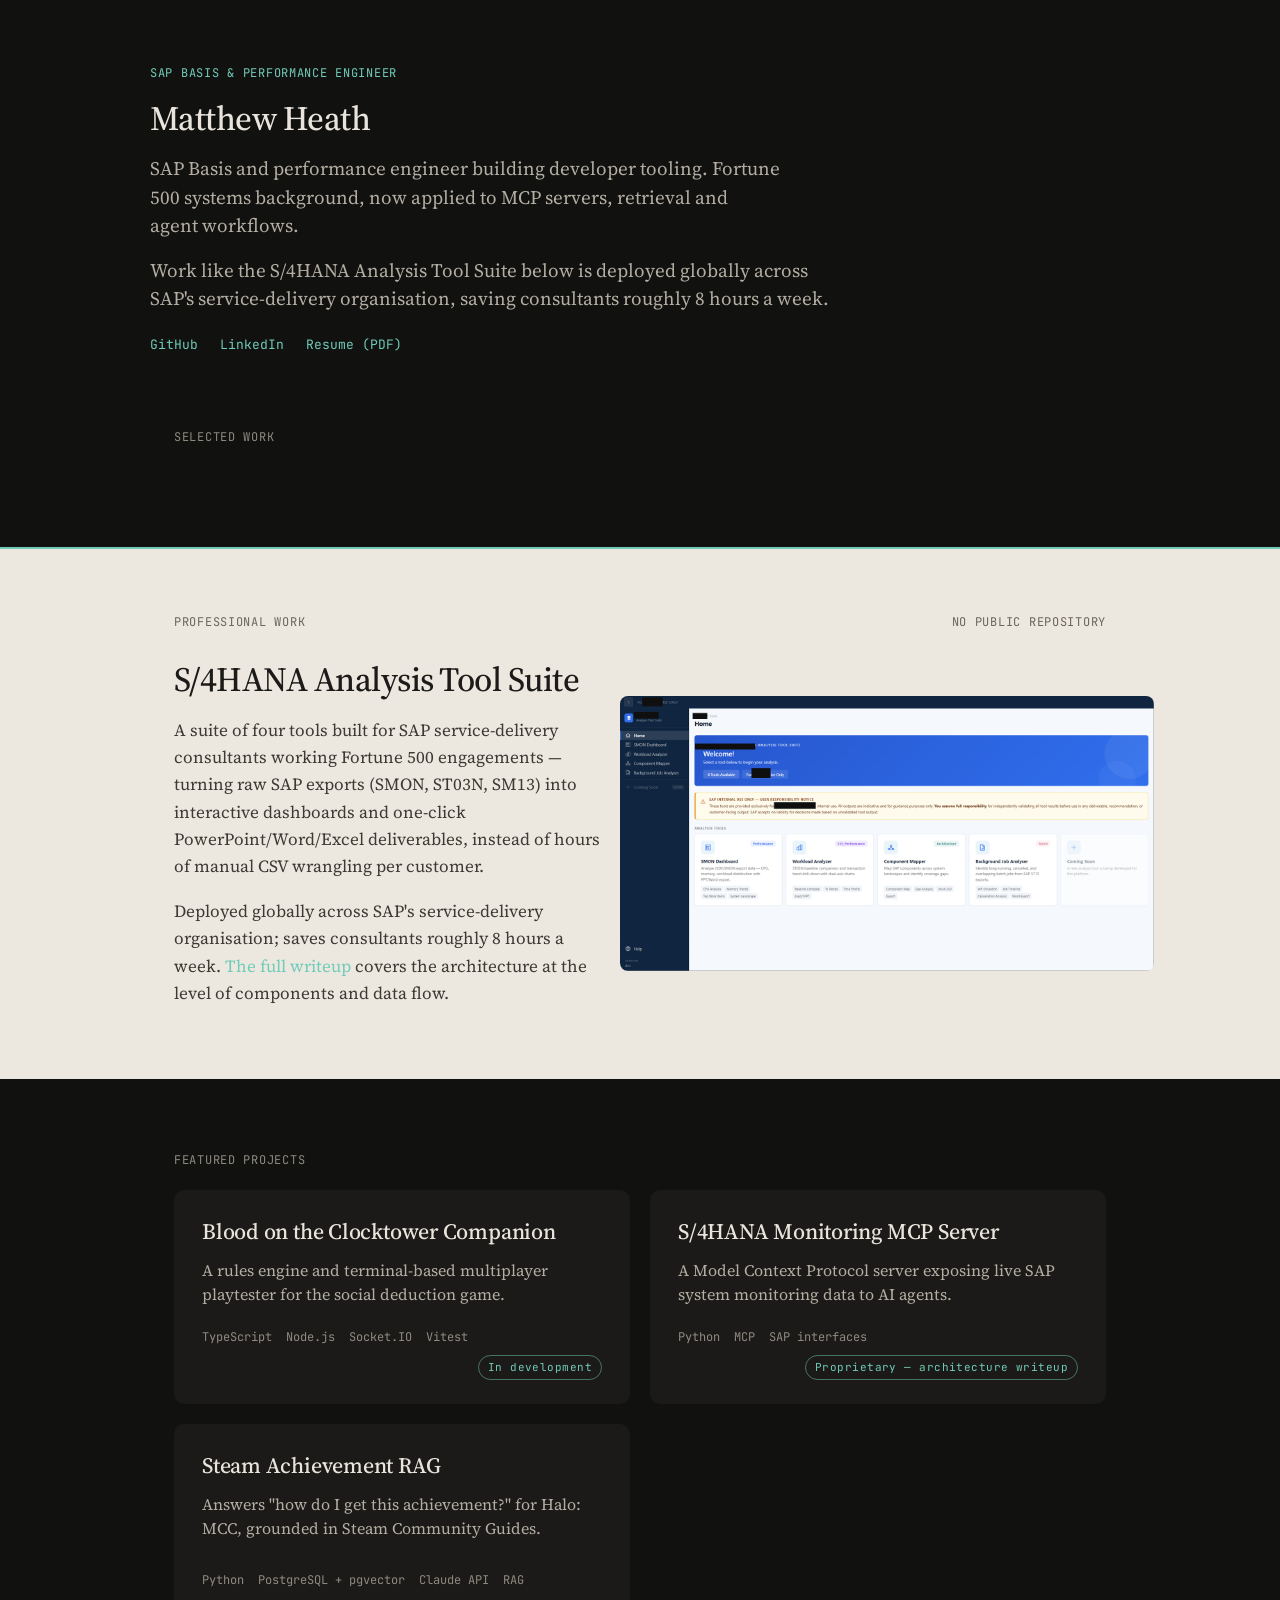
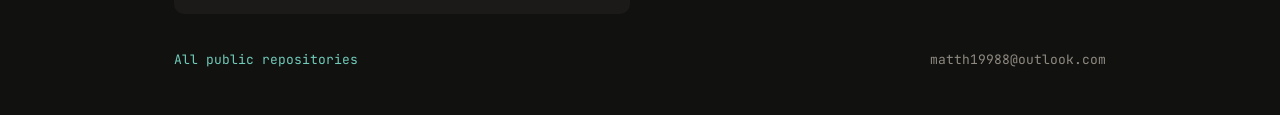
<file: index.html>
<!DOCTYPE html>
<html lang="en">
<head>
<meta charset="utf-8">
<meta name="viewport" content="width=device-width, initial-scale=1">
<title>Matthew Heath</title>
<meta name="description" content="SAP Basis and performance engineer building developer tooling.">
<link rel="preconnect" href="https://fonts.googleapis.com">
<link href="https://fonts.googleapis.com/css2?family=Source+Serif+4:opsz,wght@8..60,400;8..60,500;8..60,600&family=JetBrains+Mono:wght@400;500&display=swap" rel="stylesheet">
<link rel="stylesheet" href="assets/css/style.css">
</head>
<body>
<div class="page">

  <header class="site-header container-wide">
    <div class="intro">
      <div class="detail-status">SAP Basis &amp; Performance Engineer</div>
      <h1>Matthew Heath</h1>
      <p>SAP Basis and performance engineer building developer tooling. Fortune 500 systems background, now applied to MCP servers, retrieval and agent workflows.</p>
      <p>Work like the S/4HANA Analysis Tool Suite below is deployed globally across SAP's service-delivery organisation, saving consultants roughly 8 hours a week.</p>
      <nav>
        <a href="https://github.com/Heathins98">GitHub</a>
        <a href="https://linkedin.com/">LinkedIn</a>
        <a href="resume.pdf">Resume (PDF)</a>
      </nav>
    </div>
  </header>

  <div class="container-wide">
    <div class="mono-label section-label">Selected work</div>
  </div>
  <section class="band">
    <div class="band-inner">
      <div class="band-eyebrow"><span>Professional work</span><span>No public repository</span></div>
      <div class="band-grid">
        <div class="band-copy">
          <h2><a href="experience.html">S/4HANA Analysis Tool Suite</a></h2>
          <p>A suite of four tools built for SAP service-delivery consultants working Fortune 500 engagements — turning raw SAP exports (SMON, ST03N, SM13) into interactive dashboards and one-click PowerPoint/Word/Excel deliverables, instead of hours of manual CSV wrangling per customer.</p>
          <p>Deployed globally across SAP's service-delivery organisation; saves consultants roughly 8 hours a week. <a href="experience.html">The full writeup</a> covers the architecture at the level of components and data flow.</p>
        </div>
        <div class="band-media"><img src="assets/img/analysis-suite-home.png" alt="Analysis Tool Suite dashboard home screen, showing the SMON Dashboard, Workload Analyzer, Component Mapper and Background Job Analyser tool cards"></div>
      </div>
    </div>
  </section>

  <section class="container-wide">
    <div class="mono-label section-label">Featured projects</div>
    <div class="card-grid">
      <!-- FEATURED-PROJECTS:START -->
      <a href="projects/clocktower.html" class="card">
        <div class="card-title">Blood on the Clocktower Companion</div>
        <div class="card-desc">A rules engine and terminal-based multiplayer playtester for the social deduction game.</div>
        <div class="card-tags">
          <span>TypeScript</span><span>Node.js</span><span>Socket.IO</span><span>Vitest</span>
          <span class="tag-pill">In development</span>
        </div>
      </a>
      <a href="projects/mcp-server.html" class="card">
        <div class="card-title">S/4HANA Monitoring MCP Server</div>
        <div class="card-desc">A Model Context Protocol server exposing live SAP system monitoring data to AI agents.</div>
        <div class="card-tags">
          <span>Python</span><span>MCP</span><span>SAP interfaces</span>
          <span class="tag-pill">Proprietary — architecture writeup</span>
        </div>
      </a>
      <a href="projects/steam-rag.html" class="card">
        <div class="card-title">Steam Achievement RAG</div>
        <div class="card-desc">Answers "how do I get this achievement?" for Halo: MCC, grounded in Steam Community Guides.</div>
        <div class="card-tags">
          <span>Python</span><span>PostgreSQL + pgvector</span><span>Claude API</span><span>RAG</span>
        </div>
      </a>
      <!-- FEATURED-PROJECTS:END -->
    </div>
  </section>

  <footer class="site-footer">
    <a href="repos.html" class="accent">All public repositories</a>
    <a href="mailto:matth19988@outlook.com">matth19988@outlook.com</a>
  </footer>

</div>
</body>
</html>
</file>
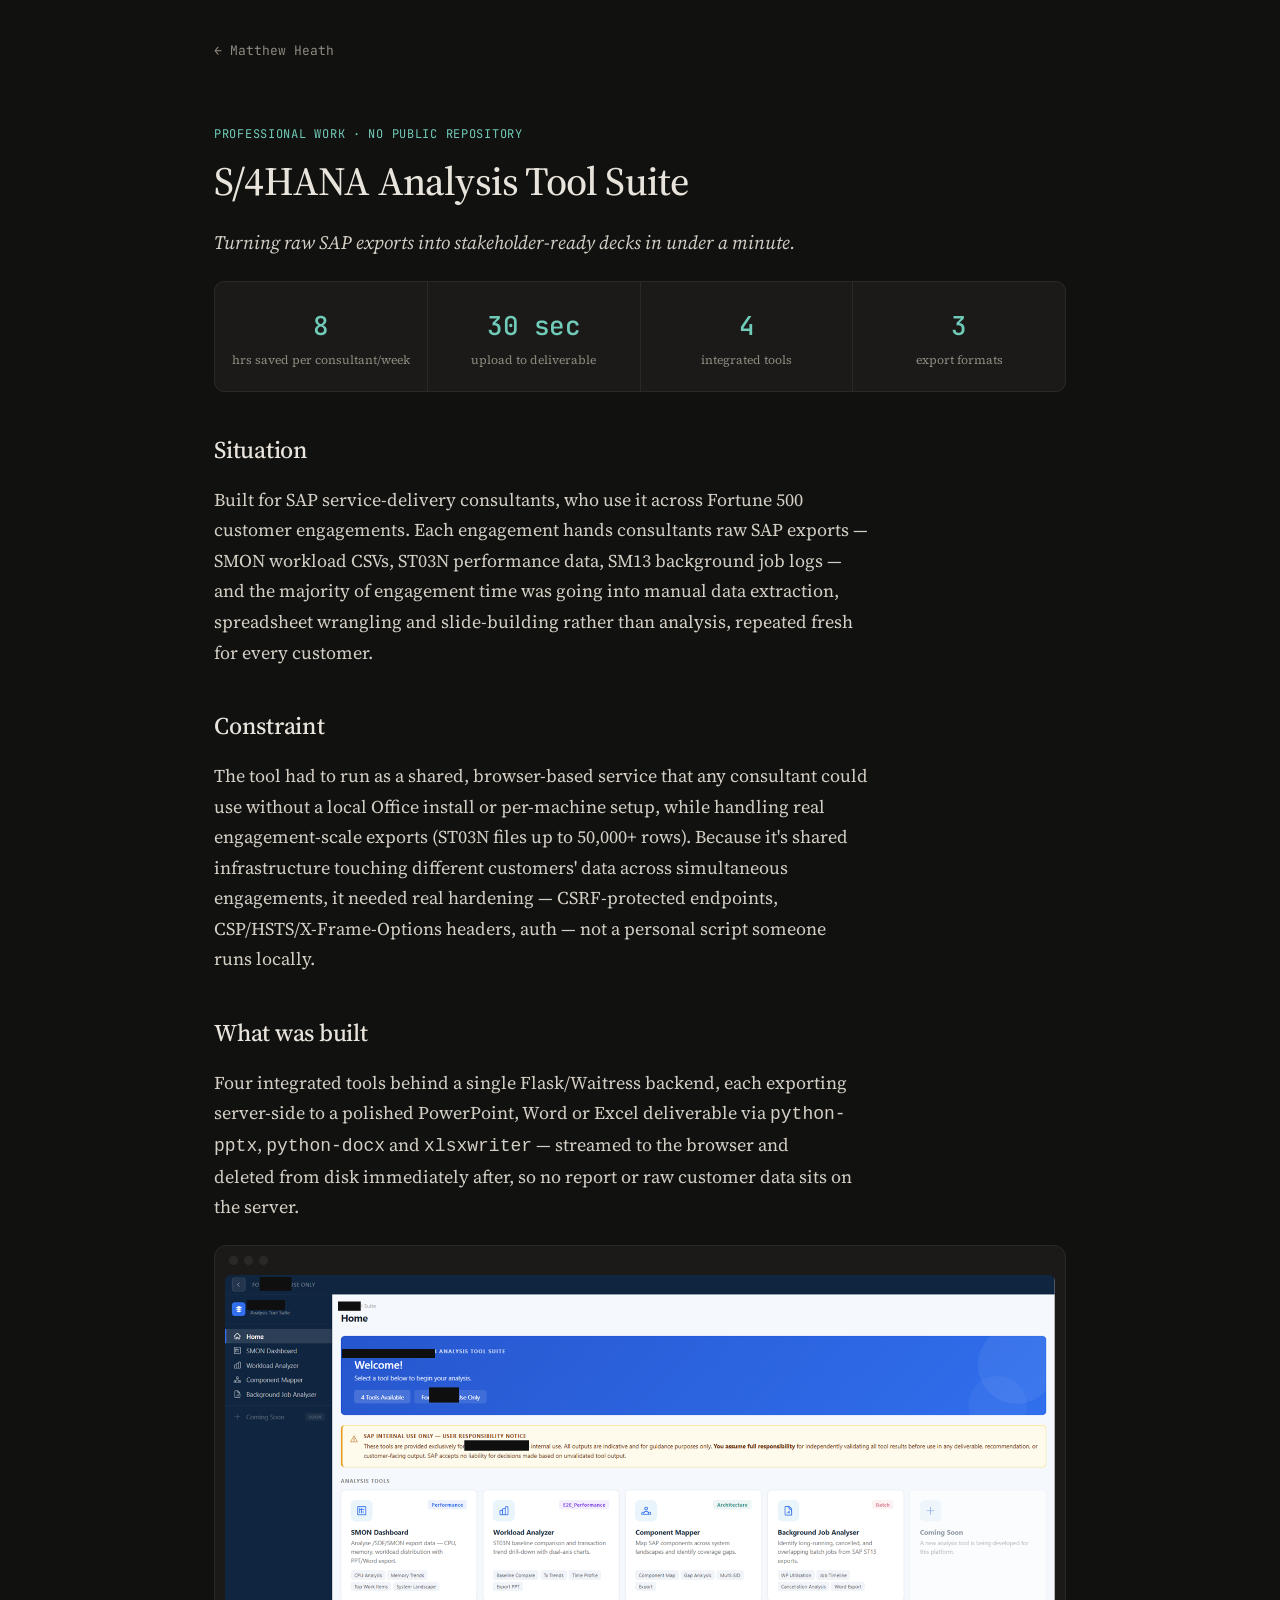
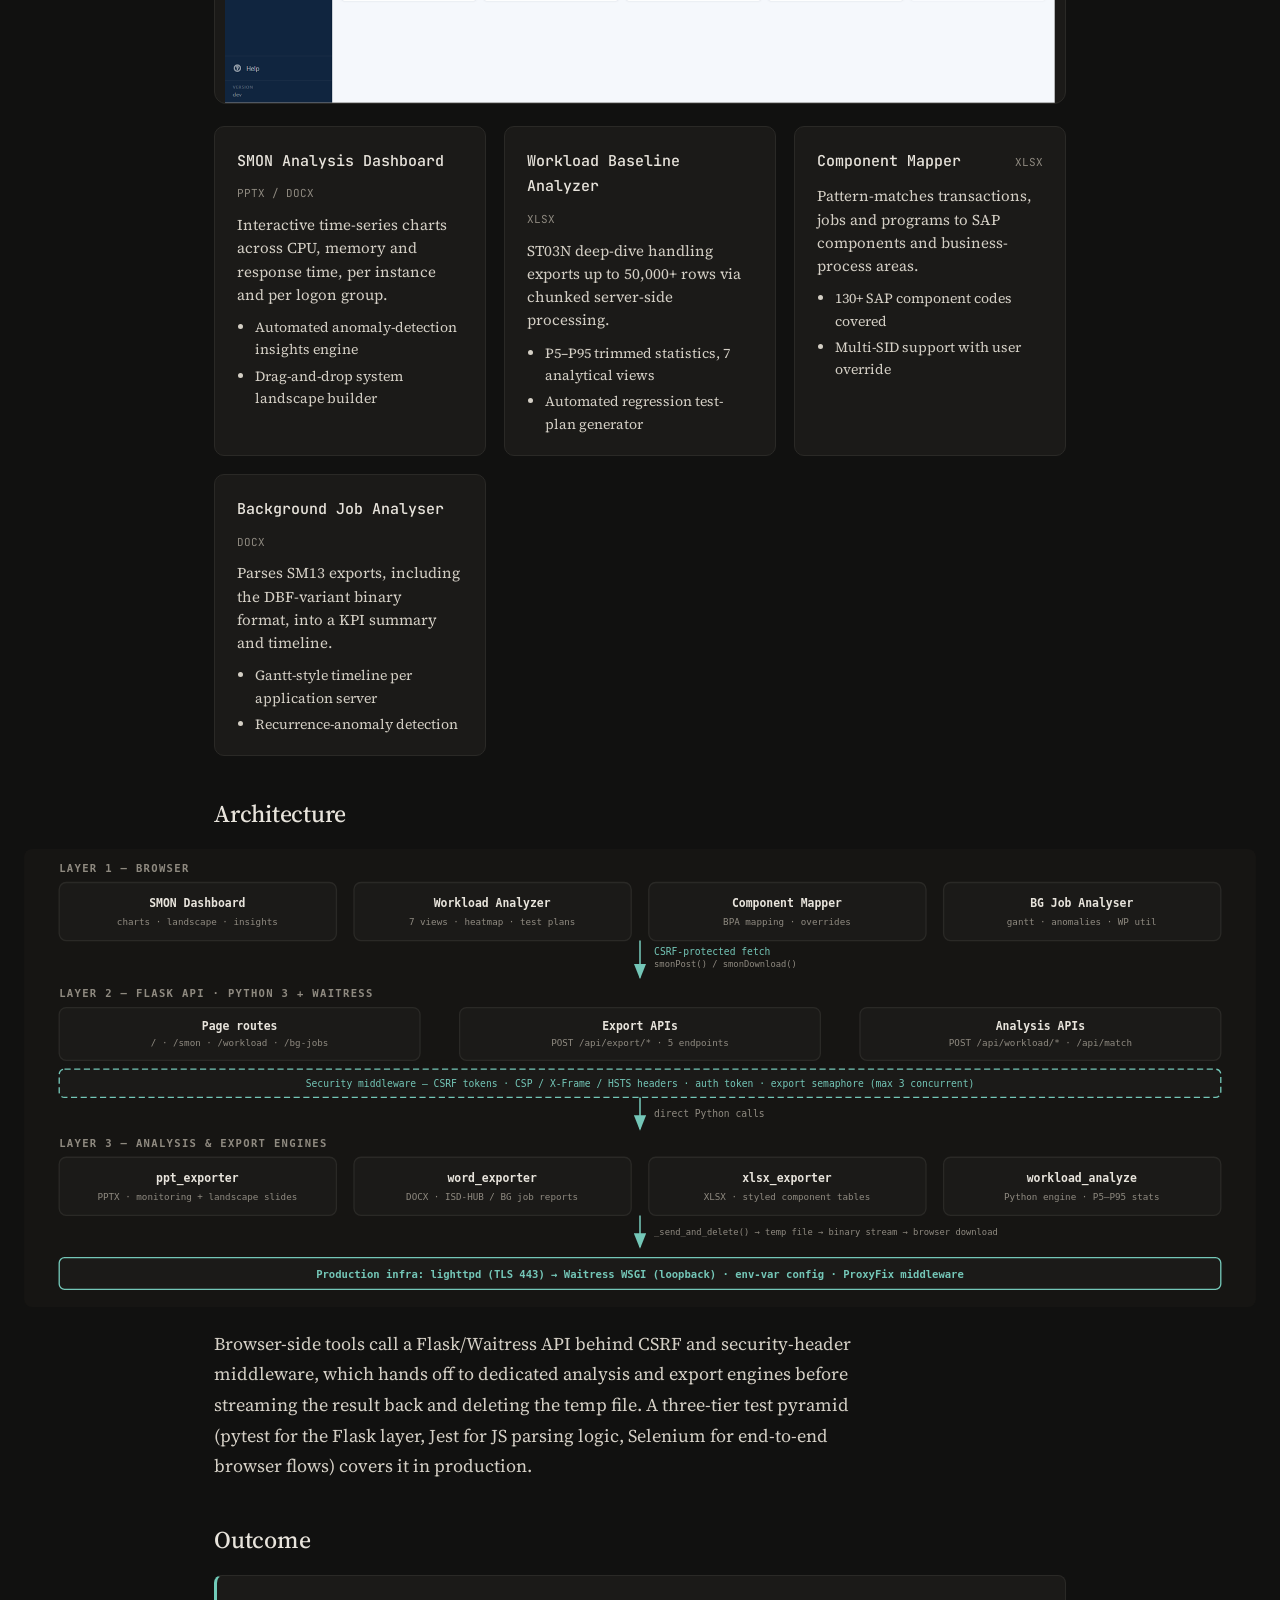
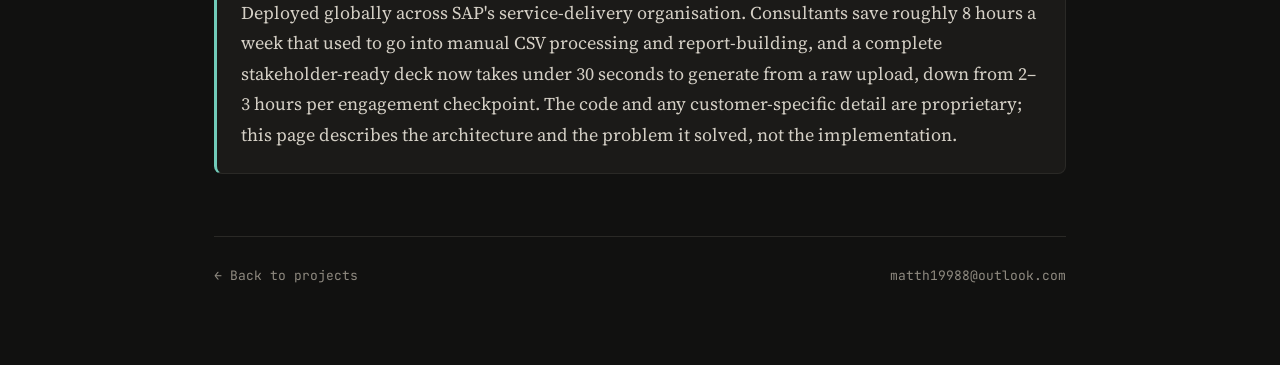
<file: experience.html>
<!DOCTYPE html>
<html lang="en">
<head>
<meta charset="utf-8">
<meta name="viewport" content="width=device-width, initial-scale=1">
<title>S/4HANA Analysis Tool Suite — Matthew Heath</title>
<link rel="preconnect" href="https://fonts.googleapis.com">
<link href="https://fonts.googleapis.com/css2?family=Source+Serif+4:opsz,wght@8..60,400;8..60,500;8..60,600&family=JetBrains+Mono:wght@400;500&display=swap" rel="stylesheet">
<link rel="stylesheet" href="assets/css/style.css">
</head>
<body>
<article class="detail">
  <nav class="detail-nav">
    <a href="index.html">← Matthew Heath</a>
  </nav>

  <div class="detail-status">Professional work · no public repository</div>
  <h1>S/4HANA Analysis Tool Suite</h1>
  <p class="detail-tagline">Turning raw SAP exports into stakeholder-ready decks in under a minute.</p>

  <div class="stat-bar">
    <div class="stat-tile"><span class="stat-value" data-target="8">0</span><span class="stat-label">hrs saved per consultant/week</span></div>
    <div class="stat-tile"><span class="stat-value">30 sec</span><span class="stat-label">upload to deliverable</span></div>
    <div class="stat-tile"><span class="stat-value" data-target="4">0</span><span class="stat-label">integrated tools</span></div>
    <div class="stat-tile"><span class="stat-value" data-target="3">0</span><span class="stat-label">export formats</span></div>
  </div>

  <h2 id="situation">Situation</h2>
  <div class="prose">
    <p>Built for SAP service-delivery consultants, who use it across Fortune 500 customer engagements. Each engagement hands consultants raw SAP exports — SMON workload CSVs, ST03N performance data, SM13 background job logs — and the majority of engagement time was going into manual data extraction, spreadsheet wrangling and slide-building rather than analysis, repeated fresh for every customer.</p>
  </div>

  <h2 id="constraint">Constraint</h2>
  <div class="prose">
    <p>The tool had to run as a shared, browser-based service that any consultant could use without a local Office install or per-machine setup, while handling real engagement-scale exports (ST03N files up to 50,000+ rows). Because it's shared infrastructure touching different customers' data across simultaneous engagements, it needed real hardening — CSRF-protected endpoints, CSP/HSTS/X-Frame-Options headers, auth — not a personal script someone runs locally.</p>
  </div>

  <h2 id="built">What was built</h2>
  <div class="prose">
    <p>Four integrated tools behind a single Flask/Waitress backend, each exporting server-side to a polished PowerPoint, Word or Excel deliverable via <code>python-pptx</code>, <code>python-docx</code> and <code>xlsxwriter</code> — streamed to the browser and deleted from disk immediately after, so no report or raw customer data sits on the server.</p>
  </div>
  <div class="screenshot-frame">
    <div class="screenshot-frame-bar"><span></span><span></span><span></span></div>
    <img src="assets/img/analysis-suite-home.png" alt="Analysis Tool Suite dashboard home screen, showing the SMON Dashboard, Workload Analyzer, Component Mapper and Background Job Analyser tool cards">
  </div>
  <div class="tool-cards">
    <div class="tool-card">
      <div class="tool-card-head"><span class="tool-card-name">SMON Analysis Dashboard</span><span class="tool-card-tag">PPTX / DOCX</span></div>
      <p>Interactive time-series charts across CPU, memory and response time, per instance and per logon group.</p>
      <ul><li>Automated anomaly-detection insights engine</li><li>Drag-and-drop system landscape builder</li></ul>
    </div>
    <div class="tool-card">
      <div class="tool-card-head"><span class="tool-card-name">Workload Baseline Analyzer</span><span class="tool-card-tag">XLSX</span></div>
      <p>ST03N deep-dive handling exports up to 50,000+ rows via chunked server-side processing.</p>
      <ul><li>P5–P95 trimmed statistics, 7 analytical views</li><li>Automated regression test-plan generator</li></ul>
    </div>
    <div class="tool-card">
      <div class="tool-card-head"><span class="tool-card-name">Component Mapper</span><span class="tool-card-tag">XLSX</span></div>
      <p>Pattern-matches transactions, jobs and programs to SAP components and business-process areas.</p>
      <ul><li>130+ SAP component codes covered</li><li>Multi-SID support with user override</li></ul>
    </div>
    <div class="tool-card">
      <div class="tool-card-head"><span class="tool-card-name">Background Job Analyser</span><span class="tool-card-tag">DOCX</span></div>
      <p>Parses SM13 exports, including the DBF-variant binary format, into a KPI summary and timeline.</p>
      <ul><li>Gantt-style timeline per application server</li><li>Recurrence-anomaly detection</li></ul>
    </div>
  </div>

  <h2 id="architecture">Architecture</h2>
  <div class="diagram-wrap">
    <img src="assets/diagrams/analysis-suite.svg" alt="Browser tools calling a Flask API layer with security middleware, backed by analysis and export engines, deployed behind lighttpd and Waitress">
  </div>
  <div class="prose">
    <p>Browser-side tools call a Flask/Waitress API behind CSRF and security-header middleware, which hands off to dedicated analysis and export engines before streaming the result back and deleting the temp file. A three-tier test pyramid (pytest for the Flask layer, Jest for JS parsing logic, Selenium for end-to-end browser flows) covers it in production.</p>
  </div>

  <h2 id="outcome">Outcome</h2>
  <div class="outcome-box">
    <p>Deployed globally across SAP's service-delivery organisation. Consultants save roughly 8 hours a week that used to go into manual CSV processing and report-building, and a complete stakeholder-ready deck now takes under 30 seconds to generate from a raw upload, down from 2–3 hours per engagement checkpoint. The code and any customer-specific detail are proprietary; this page describes the architecture and the problem it solved, not the implementation.</p>
  </div>

  <footer class="detail-footer">
    <a href="index.html">← Back to projects</a>
    <a href="mailto:matth19988@outlook.com">matth19988@outlook.com</a>
  </footer>
</article>
<script>
  document.querySelectorAll('.stat-value[data-target]').forEach(el => {
    const target = parseInt(el.dataset.target, 10);
    const duration = 900;
    const start = performance.now();
    function tick(now) {
      const progress = Math.min((now - start) / duration, 1);
      el.textContent = Math.round((1 - Math.pow(1 - progress, 3)) * target);
      if (progress < 1) requestAnimationFrame(tick);
    }
    requestAnimationFrame(tick);
  });
</script>
</body>
</html>
</file>
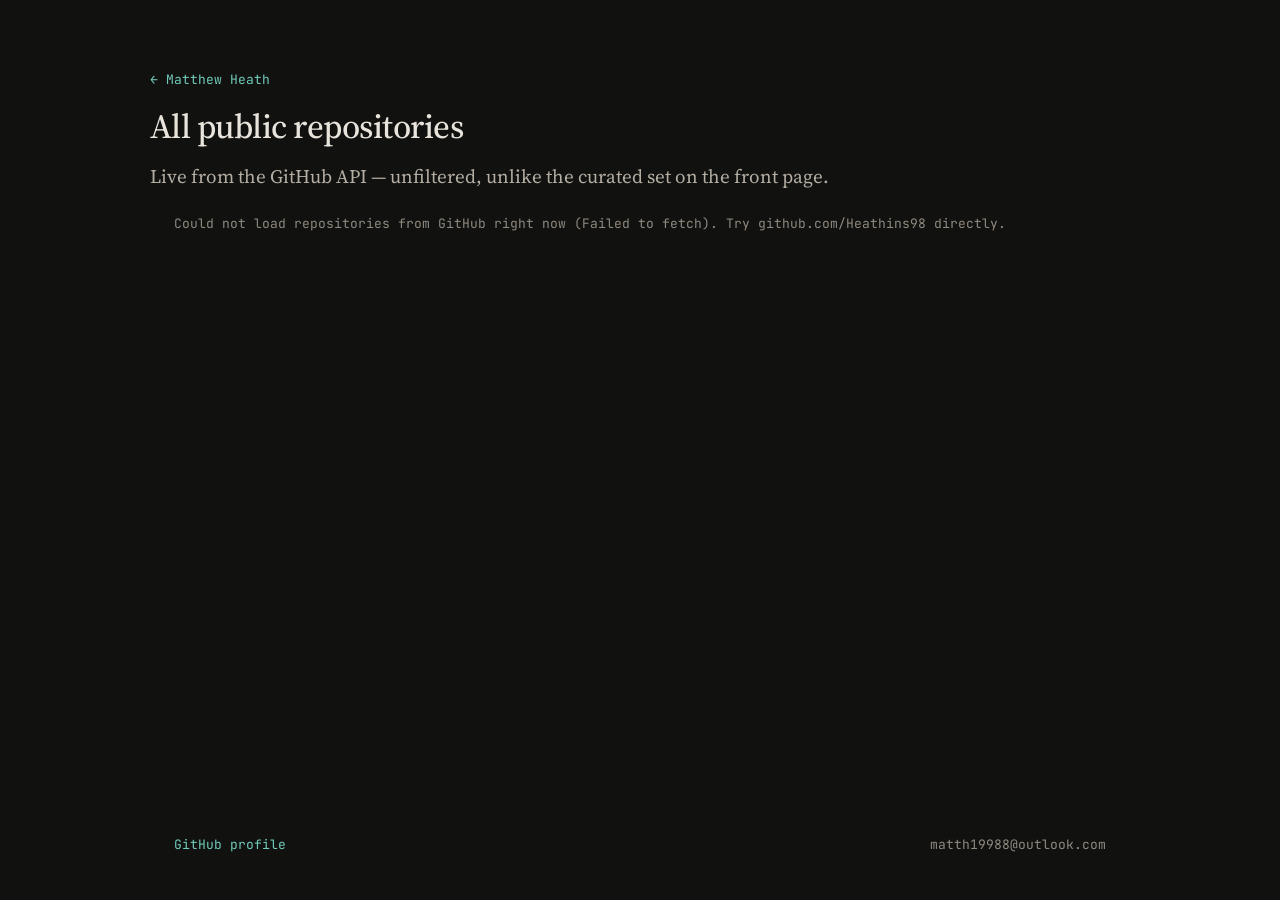
<file: repos.html>
<!DOCTYPE html>
<html lang="en">
<head>
<meta charset="utf-8">
<meta name="viewport" content="width=device-width, initial-scale=1">
<title>All repositories — Matthew Heath</title>
<link rel="preconnect" href="https://fonts.googleapis.com">
<link href="https://fonts.googleapis.com/css2?family=Source+Serif+4:opsz,wght@8..60,400;8..60,500;8..60,600&family=JetBrains+Mono:wght@400;500&display=swap" rel="stylesheet">
<link rel="stylesheet" href="assets/css/style.css">
</head>
<body>
<div class="page">

  <header class="site-header container-wide">
    <div class="intro">
      <nav><a href="index.html">← Matthew Heath</a></nav>
      <h1>All public repositories</h1>
      <p>Live from the GitHub API — unfiltered, unlike the curated set on the front page.</p>
    </div>
  </header>

  <section class="container-wide">
    <div id="repo-status" class="repo-status">Loading repositories…</div>
    <div id="repo-list" class="repo-list"></div>
  </section>

  <footer class="site-footer">
    <a href="https://github.com/Heathins98" class="accent">GitHub profile</a>
    <a href="mailto:matth19988@outlook.com">matth19988@outlook.com</a>
  </footer>

</div>
<script src="assets/js/repos.js"></script>
</body>
</html>
</file>
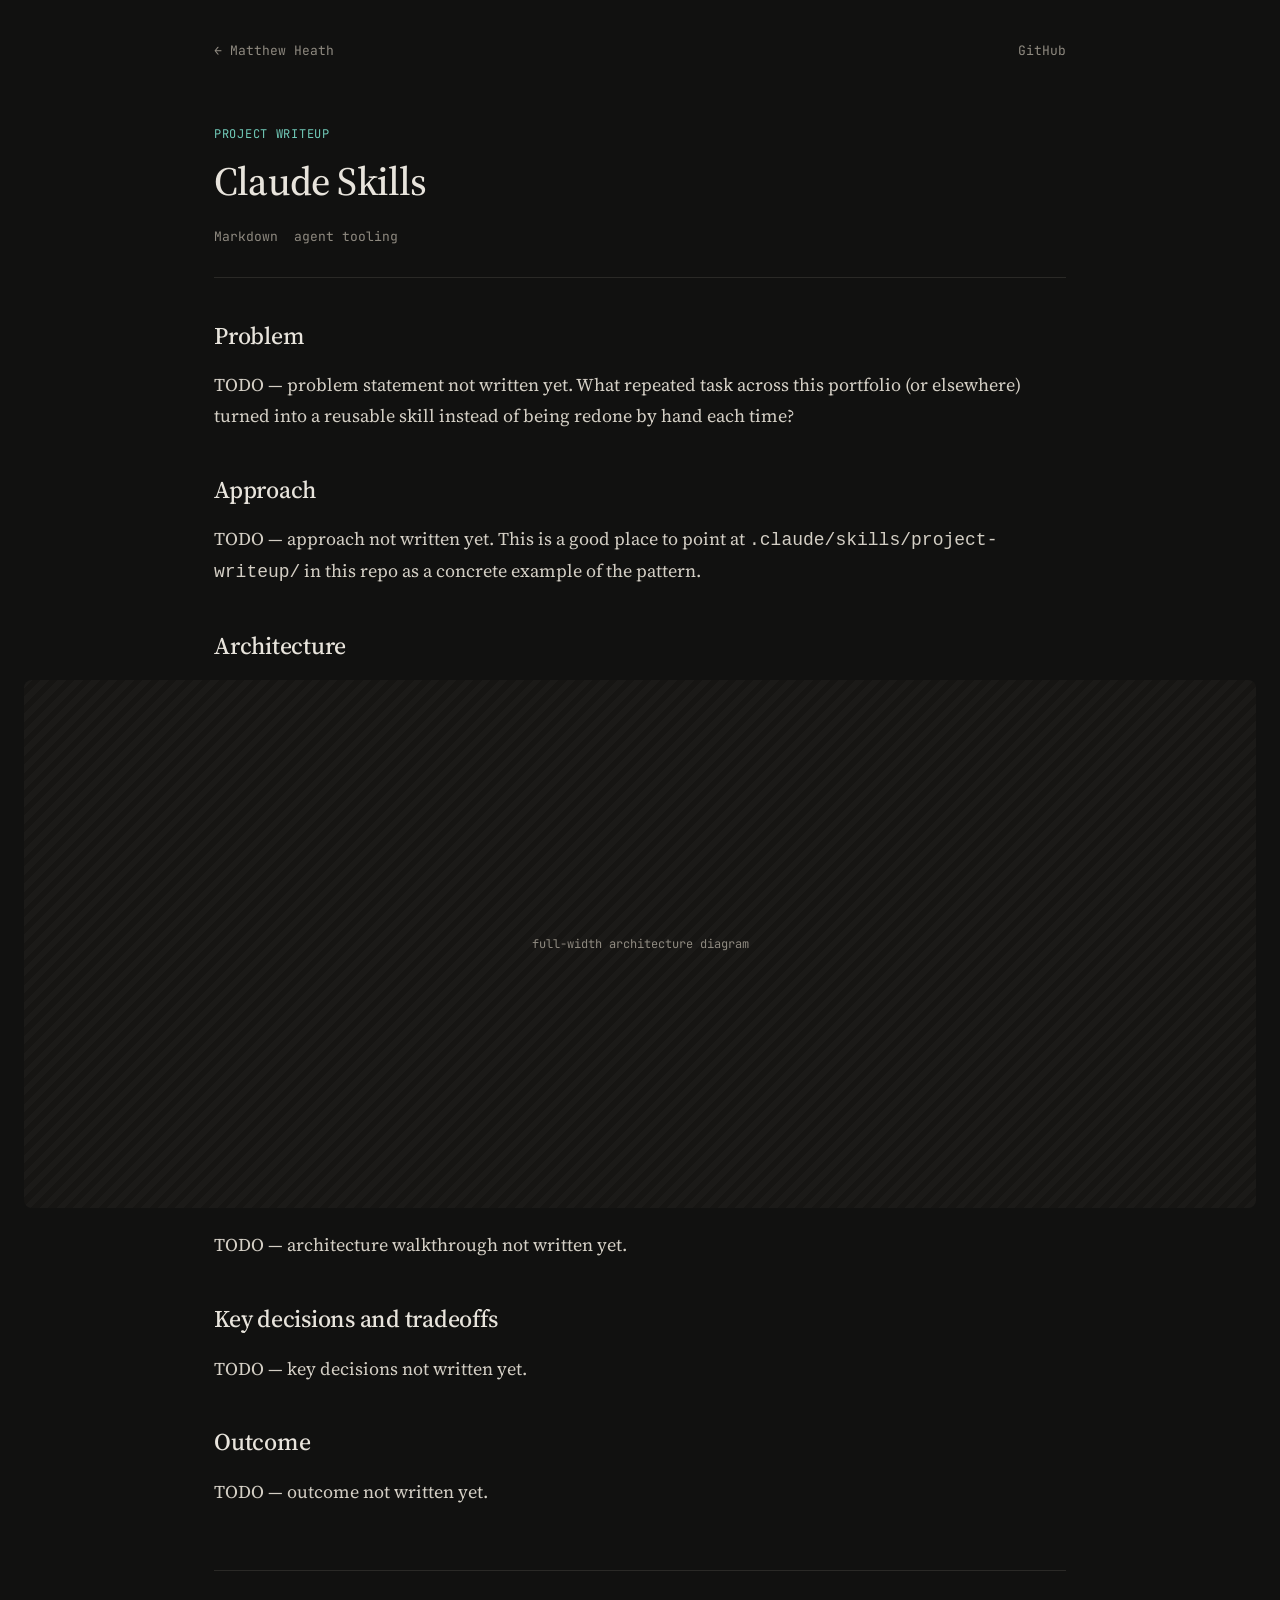
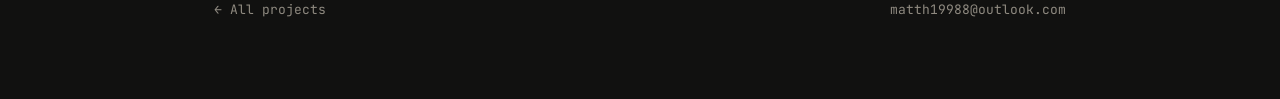
<file: projects/claude-skills.html>
<!DOCTYPE html>
<html lang="en">
<head>
<meta charset="utf-8">
<meta name="viewport" content="width=device-width, initial-scale=1">
<title>Claude Skills — Matthew Heath</title>
<link rel="preconnect" href="https://fonts.googleapis.com">
<link href="https://fonts.googleapis.com/css2?family=Source+Serif+4:opsz,wght@8..60,400;8..60,500;8..60,600&family=JetBrains+Mono:wght@400;500&display=swap" rel="stylesheet">
<link rel="stylesheet" href="../assets/css/style.css">
</head>
<body>
<article class="detail">
  <nav class="detail-nav">
    <a href="../index.html">← Matthew Heath</a>
    <!-- TODO: confirm repo name/URL -->
    <a href="https://github.com/Heathins98/claude-skills">GitHub</a>
  </nav>

  <div class="detail-status">Project writeup</div>
  <h1>Claude Skills</h1>
  <div class="detail-tags"><span>Markdown</span><span>agent tooling</span></div>

  <h2 id="problem">Problem</h2>
  <p data-writeup-slot="problem">TODO — problem statement not written yet. What repeated task across this portfolio (or elsewhere) turned into a reusable skill instead of being redone by hand each time?</p>

  <h2 id="approach">Approach</h2>
  <p data-writeup-slot="approach">TODO — approach not written yet. This is a good place to point at <code>.claude/skills/project-writeup/</code> in this repo as a concrete example of the pattern.</p>

  <h2 id="architecture">Architecture</h2>
  <!-- Replace this div with <img src="../assets/diagrams/claude-skills.svg" alt="…" style="width:100%;border-radius:8px"> keeping the wrapper -->
  <div class="diagram-slot dark wide">full-width architecture diagram</div>
  <p data-writeup-slot="architecture">TODO — architecture walkthrough not written yet.</p>

  <h2 id="decisions">Key decisions and tradeoffs</h2>
  <div class="decision-list">
    <p data-writeup-slot="decisions">TODO — key decisions not written yet.</p>
  </div>

  <h2 id="outcome">Outcome</h2>
  <p data-writeup-slot="outcome">TODO — outcome not written yet.</p>

  <footer class="detail-footer">
    <a href="index.html">← All projects</a>
    <a href="mailto:matth19988@outlook.com">matth19988@outlook.com</a>
  </footer>
</article>
</body>
</html>
</file>
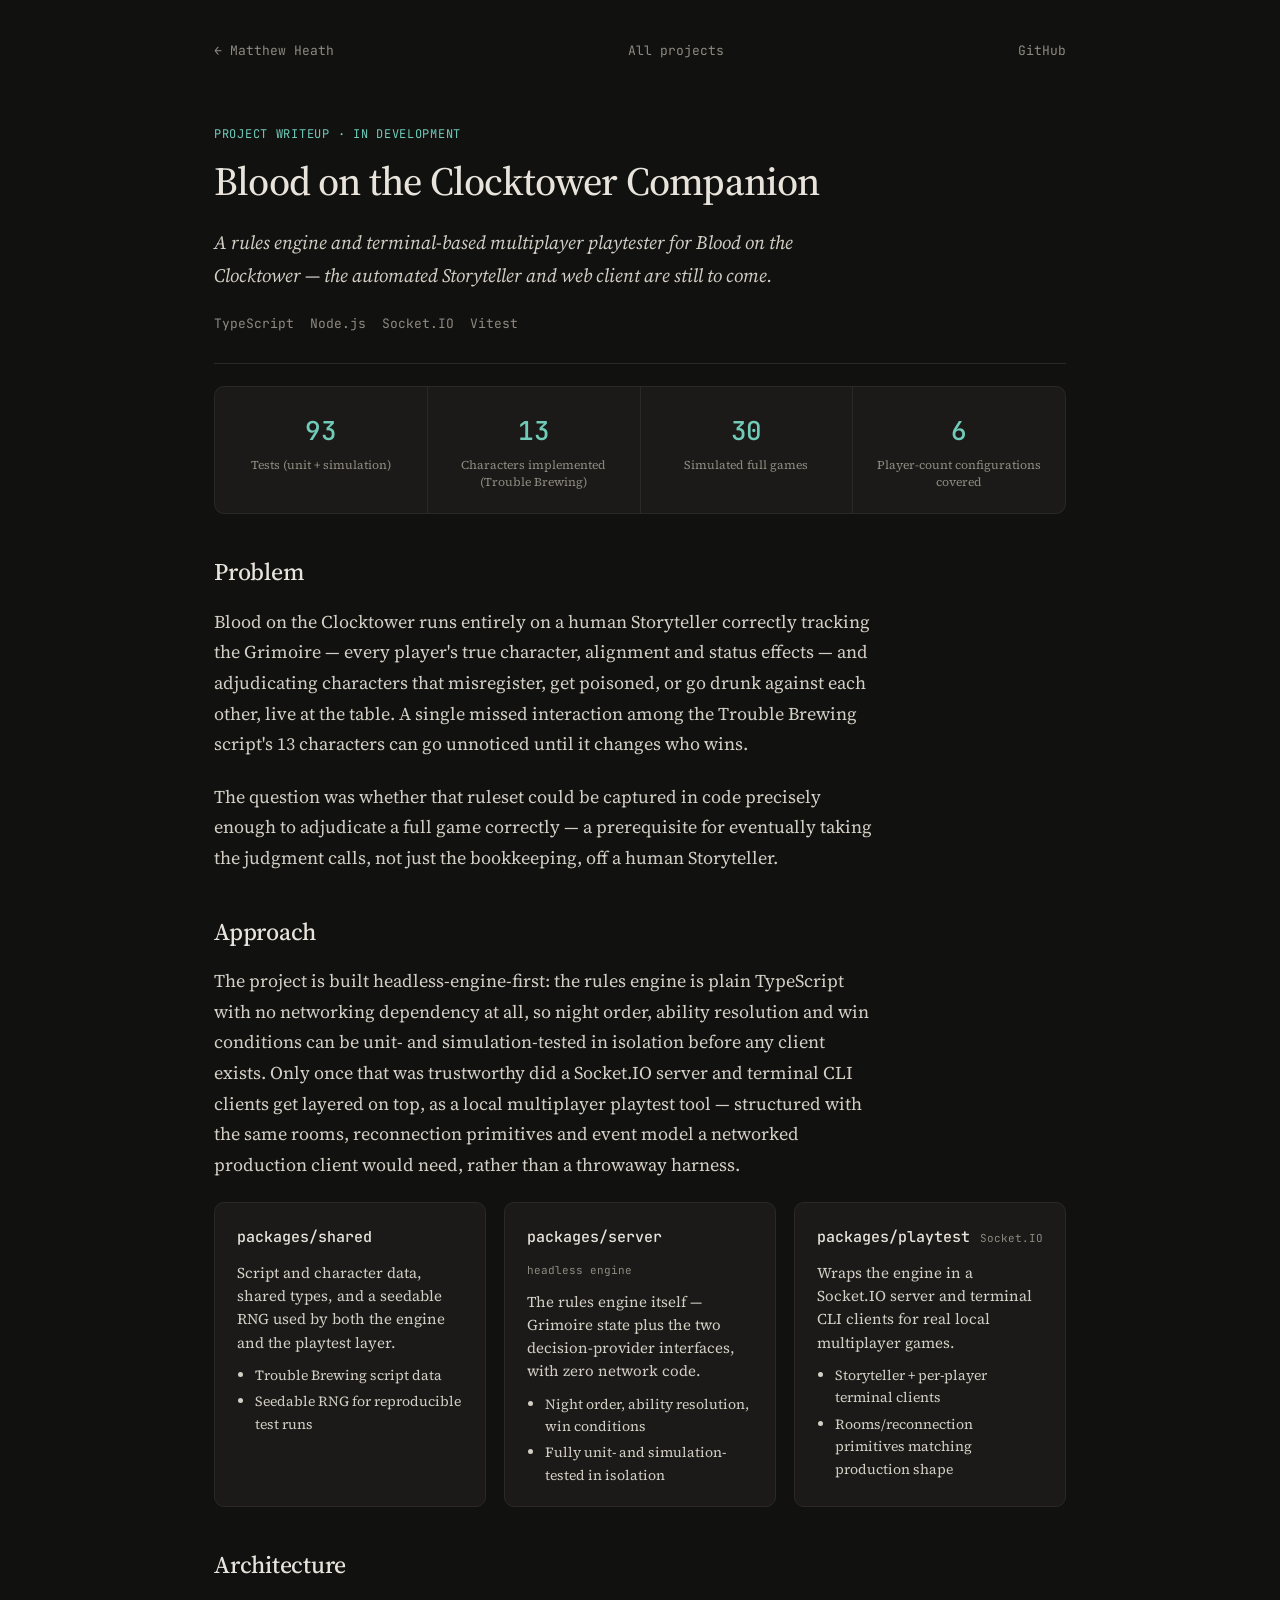
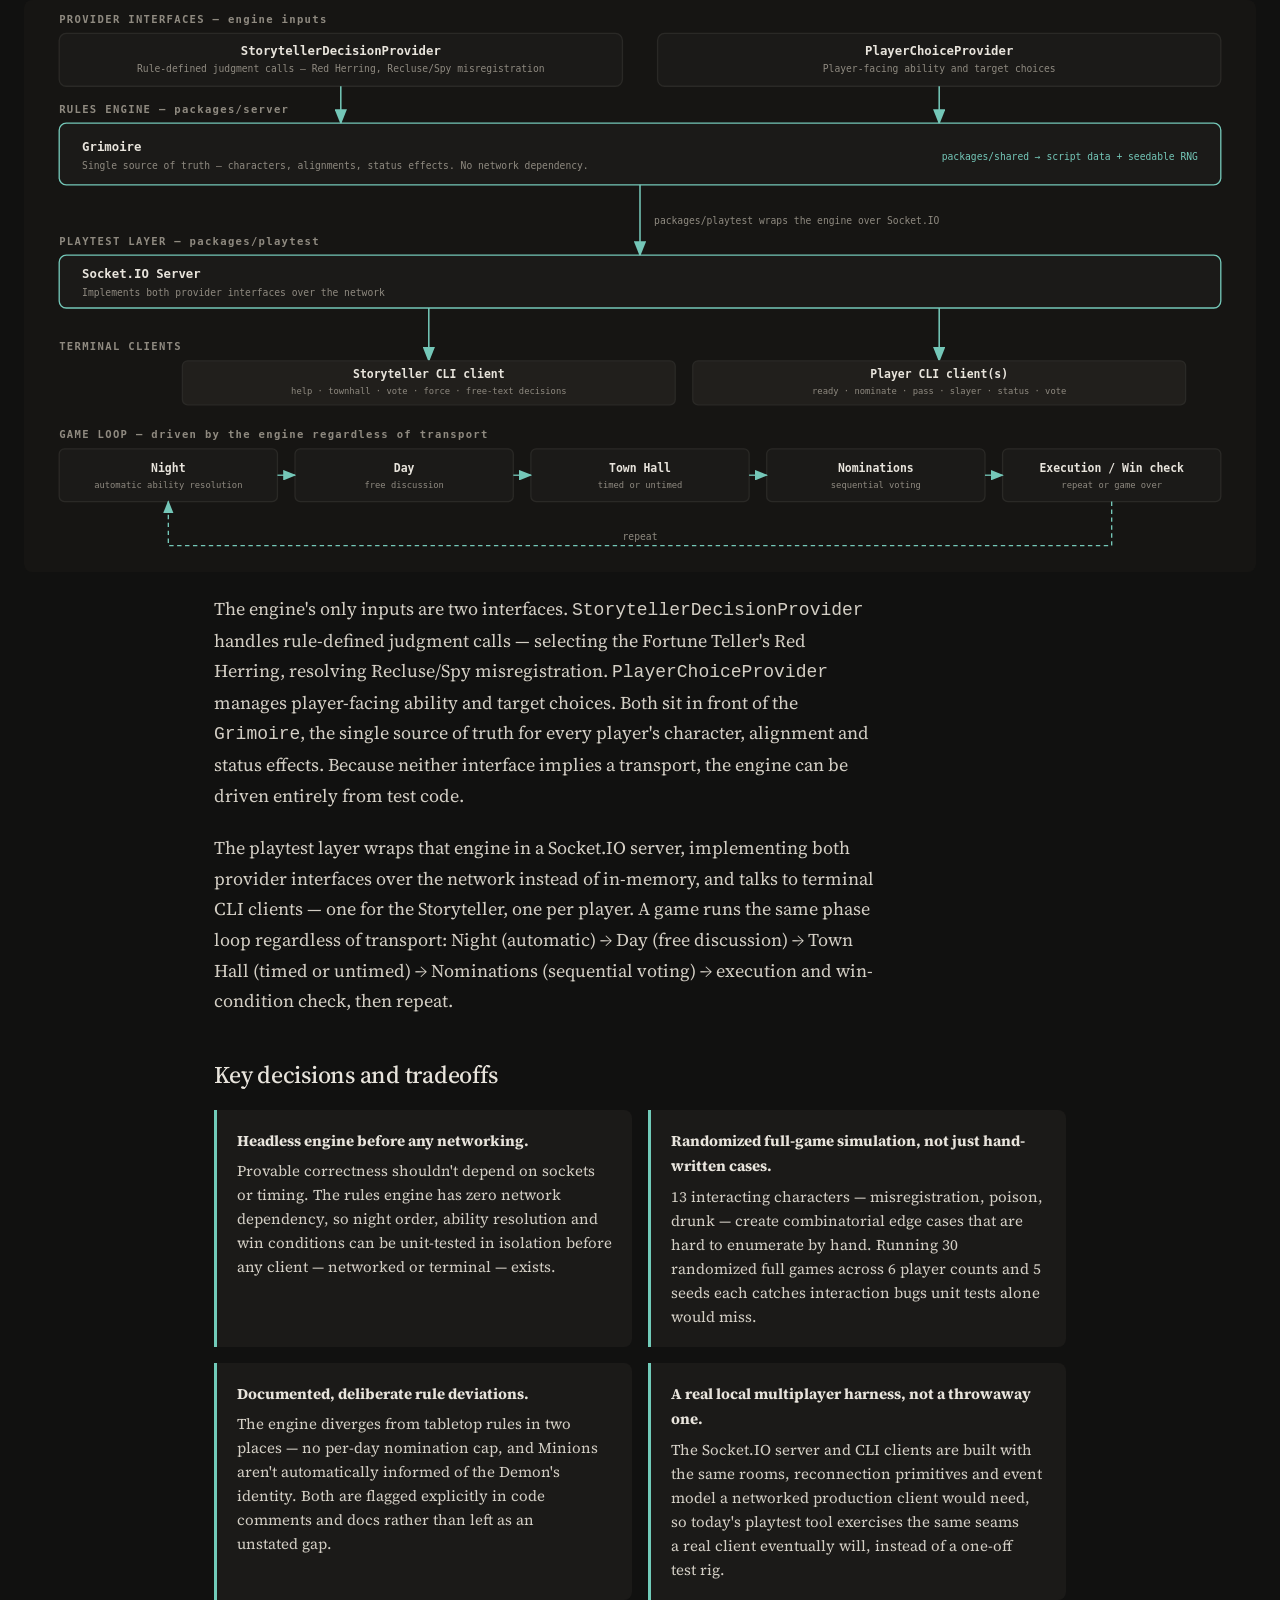
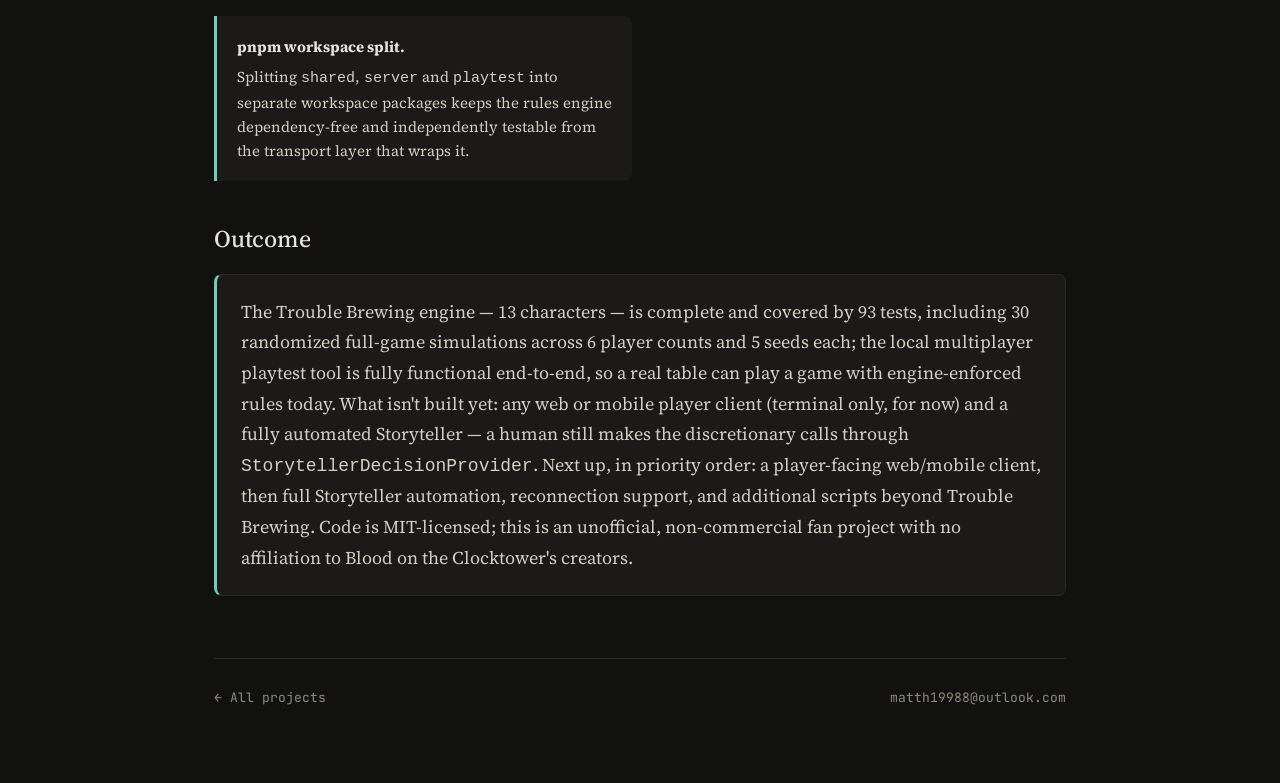
<file: projects/clocktower.html>
<!DOCTYPE html>
<html lang="en">
<head>
<meta charset="utf-8">
<meta name="viewport" content="width=device-width, initial-scale=1">
<title>Blood on the Clocktower Companion — Matthew Heath</title>
<link rel="preconnect" href="https://fonts.googleapis.com">
<link href="https://fonts.googleapis.com/css2?family=Source+Serif+4:opsz,wght@8..60,400;8..60,500;8..60,600&family=JetBrains+Mono:wght@400;500&display=swap" rel="stylesheet">
<link rel="stylesheet" href="../assets/css/style.css">
</head>
<body>
<article class="detail">
  <nav class="detail-nav">
    <a href="../index.html">← Matthew Heath</a>
    <a href="index.html">All projects</a>
    <a href="https://github.com/Heathins98/BOC_Game">GitHub</a>
  </nav>

  <div class="detail-status">Project writeup · in development</div>
  <h1>Blood on the Clocktower Companion</h1>
  <p class="detail-tagline">A rules engine and terminal-based multiplayer playtester for Blood on the Clocktower — the automated Storyteller and web client are still to come.</p>
  <div class="detail-tags"><span>TypeScript</span><span>Node.js</span><span>Socket.IO</span><span>Vitest</span></div>

  <div class="stat-bar">
    <div class="stat-tile"><span class="stat-value" data-target="93">0</span><span class="stat-label">Tests (unit + simulation)</span></div>
    <div class="stat-tile"><span class="stat-value" data-target="13">0</span><span class="stat-label">Characters implemented (Trouble Brewing)</span></div>
    <div class="stat-tile"><span class="stat-value" data-target="30">0</span><span class="stat-label">Simulated full games</span></div>
    <div class="stat-tile"><span class="stat-value" data-target="6">0</span><span class="stat-label">Player-count configurations covered</span></div>
  </div>

  <h2 id="problem">Problem</h2>
  <div class="prose">
    <p>Blood on the Clocktower runs entirely on a human Storyteller correctly tracking the Grimoire — every player's true character, alignment and status effects — and adjudicating characters that misregister, get poisoned, or go drunk against each other, live at the table. A single missed interaction among the Trouble Brewing script's 13 characters can go unnoticed until it changes who wins.</p>
    <p>The question was whether that ruleset could be captured in code precisely enough to adjudicate a full game correctly — a prerequisite for eventually taking the judgment calls, not just the bookkeeping, off a human Storyteller.</p>
  </div>

  <h2 id="approach">Approach</h2>
  <div class="prose">
    <p>The project is built headless-engine-first: the rules engine is plain TypeScript with no networking dependency at all, so night order, ability resolution and win conditions can be unit- and simulation-tested in isolation before any client exists. Only once that was trustworthy did a Socket.IO server and terminal CLI clients get layered on top, as a local multiplayer playtest tool — structured with the same rooms, reconnection primitives and event model a networked production client would need, rather than a throwaway harness.</p>
  </div>
  <div class="tool-cards">
    <div class="tool-card">
      <div class="tool-card-head"><span class="tool-card-name">packages/shared</span></div>
      <p>Script and character data, shared types, and a seedable RNG used by both the engine and the playtest layer.</p>
      <ul><li>Trouble Brewing script data</li><li>Seedable RNG for reproducible test runs</li></ul>
    </div>
    <div class="tool-card">
      <div class="tool-card-head"><span class="tool-card-name">packages/server</span><span class="tool-card-tag">headless engine</span></div>
      <p>The rules engine itself — Grimoire state plus the two decision-provider interfaces, with zero network code.</p>
      <ul><li>Night order, ability resolution, win conditions</li><li>Fully unit- and simulation-tested in isolation</li></ul>
    </div>
    <div class="tool-card">
      <div class="tool-card-head"><span class="tool-card-name">packages/playtest</span><span class="tool-card-tag">Socket.IO</span></div>
      <p>Wraps the engine in a Socket.IO server and terminal CLI clients for real local multiplayer games.</p>
      <ul><li>Storyteller + per-player terminal clients</li><li>Rooms/reconnection primitives matching production shape</li></ul>
    </div>
  </div>

  <h2 id="architecture">Architecture</h2>
  <div class="diagram-wrap">
    <img src="../assets/diagrams/clocktower.svg" alt="A headless rules engine driven by two provider interfaces and a Grimoire, wrapped by a Socket.IO server and terminal CLI clients, running a Night, Day, Town Hall, Nominations, Execution phase loop">
  </div>
  <div class="prose">
    <p>The engine's only inputs are two interfaces. <code>StorytellerDecisionProvider</code> handles rule-defined judgment calls — selecting the Fortune Teller's Red Herring, resolving Recluse/Spy misregistration. <code>PlayerChoiceProvider</code> manages player-facing ability and target choices. Both sit in front of the <code>Grimoire</code>, the single source of truth for every player's character, alignment and status effects. Because neither interface implies a transport, the engine can be driven entirely from test code.</p>
    <p>The playtest layer wraps that engine in a Socket.IO server, implementing both provider interfaces over the network instead of in-memory, and talks to terminal CLI clients — one for the Storyteller, one per player. A game runs the same phase loop regardless of transport: Night (automatic) → Day (free discussion) → Town Hall (timed or untimed) → Nominations (sequential voting) → execution and win-condition check, then repeat.</p>
  </div>

  <h2 id="decisions">Key decisions and tradeoffs</h2>
  <div class="decision-cards">
    <div class="decision-card"><strong>Headless engine before any networking.</strong><p>Provable correctness shouldn't depend on sockets or timing. The rules engine has zero network dependency, so night order, ability resolution and win conditions can be unit-tested in isolation before any client — networked or terminal — exists.</p></div>
    <div class="decision-card"><strong>Randomized full-game simulation, not just hand-written cases.</strong><p>13 interacting characters — misregistration, poison, drunk — create combinatorial edge cases that are hard to enumerate by hand. Running 30 randomized full games across 6 player counts and 5 seeds each catches interaction bugs unit tests alone would miss.</p></div>
    <div class="decision-card"><strong>Documented, deliberate rule deviations.</strong><p>The engine diverges from tabletop rules in two places — no per-day nomination cap, and Minions aren't automatically informed of the Demon's identity. Both are flagged explicitly in code comments and docs rather than left as an unstated gap.</p></div>
    <div class="decision-card"><strong>A real local multiplayer harness, not a throwaway one.</strong><p>The Socket.IO server and CLI clients are built with the same rooms, reconnection primitives and event model a networked production client would need, so today's playtest tool exercises the same seams a real client eventually will, instead of a one-off test rig.</p></div>
    <div class="decision-card"><strong>pnpm workspace split.</strong><p>Splitting <code>shared</code>, <code>server</code> and <code>playtest</code> into separate workspace packages keeps the rules engine dependency-free and independently testable from the transport layer that wraps it.</p></div>
  </div>

  <h2 id="outcome">Outcome</h2>
  <div class="outcome-box">
    <p>The Trouble Brewing engine — 13 characters — is complete and covered by 93 tests, including 30 randomized full-game simulations across 6 player counts and 5 seeds each; the local multiplayer playtest tool is fully functional end-to-end, so a real table can play a game with engine-enforced rules today. What isn't built yet: any web or mobile player client (terminal only, for now) and a fully automated Storyteller — a human still makes the discretionary calls through <code>StorytellerDecisionProvider</code>. Next up, in priority order: a player-facing web/mobile client, then full Storyteller automation, reconnection support, and additional scripts beyond Trouble Brewing. Code is MIT-licensed; this is an unofficial, non-commercial fan project with no affiliation to Blood on the Clocktower's creators.</p>
  </div>

  <footer class="detail-footer">
    <a href="index.html">← All projects</a>
    <a href="mailto:matth19988@outlook.com">matth19988@outlook.com</a>
  </footer>
</article>
<script>
  document.querySelectorAll('.stat-value[data-target]').forEach(el => {
    const target = parseInt(el.dataset.target, 10);
    const duration = 900;
    const start = performance.now();
    function tick(now) {
      const progress = Math.min((now - start) / duration, 1);
      el.textContent = Math.round((1 - Math.pow(1 - progress, 3)) * target);
      if (progress < 1) requestAnimationFrame(tick);
    }
    requestAnimationFrame(tick);
  });
</script>
</body>
</html>
</file>
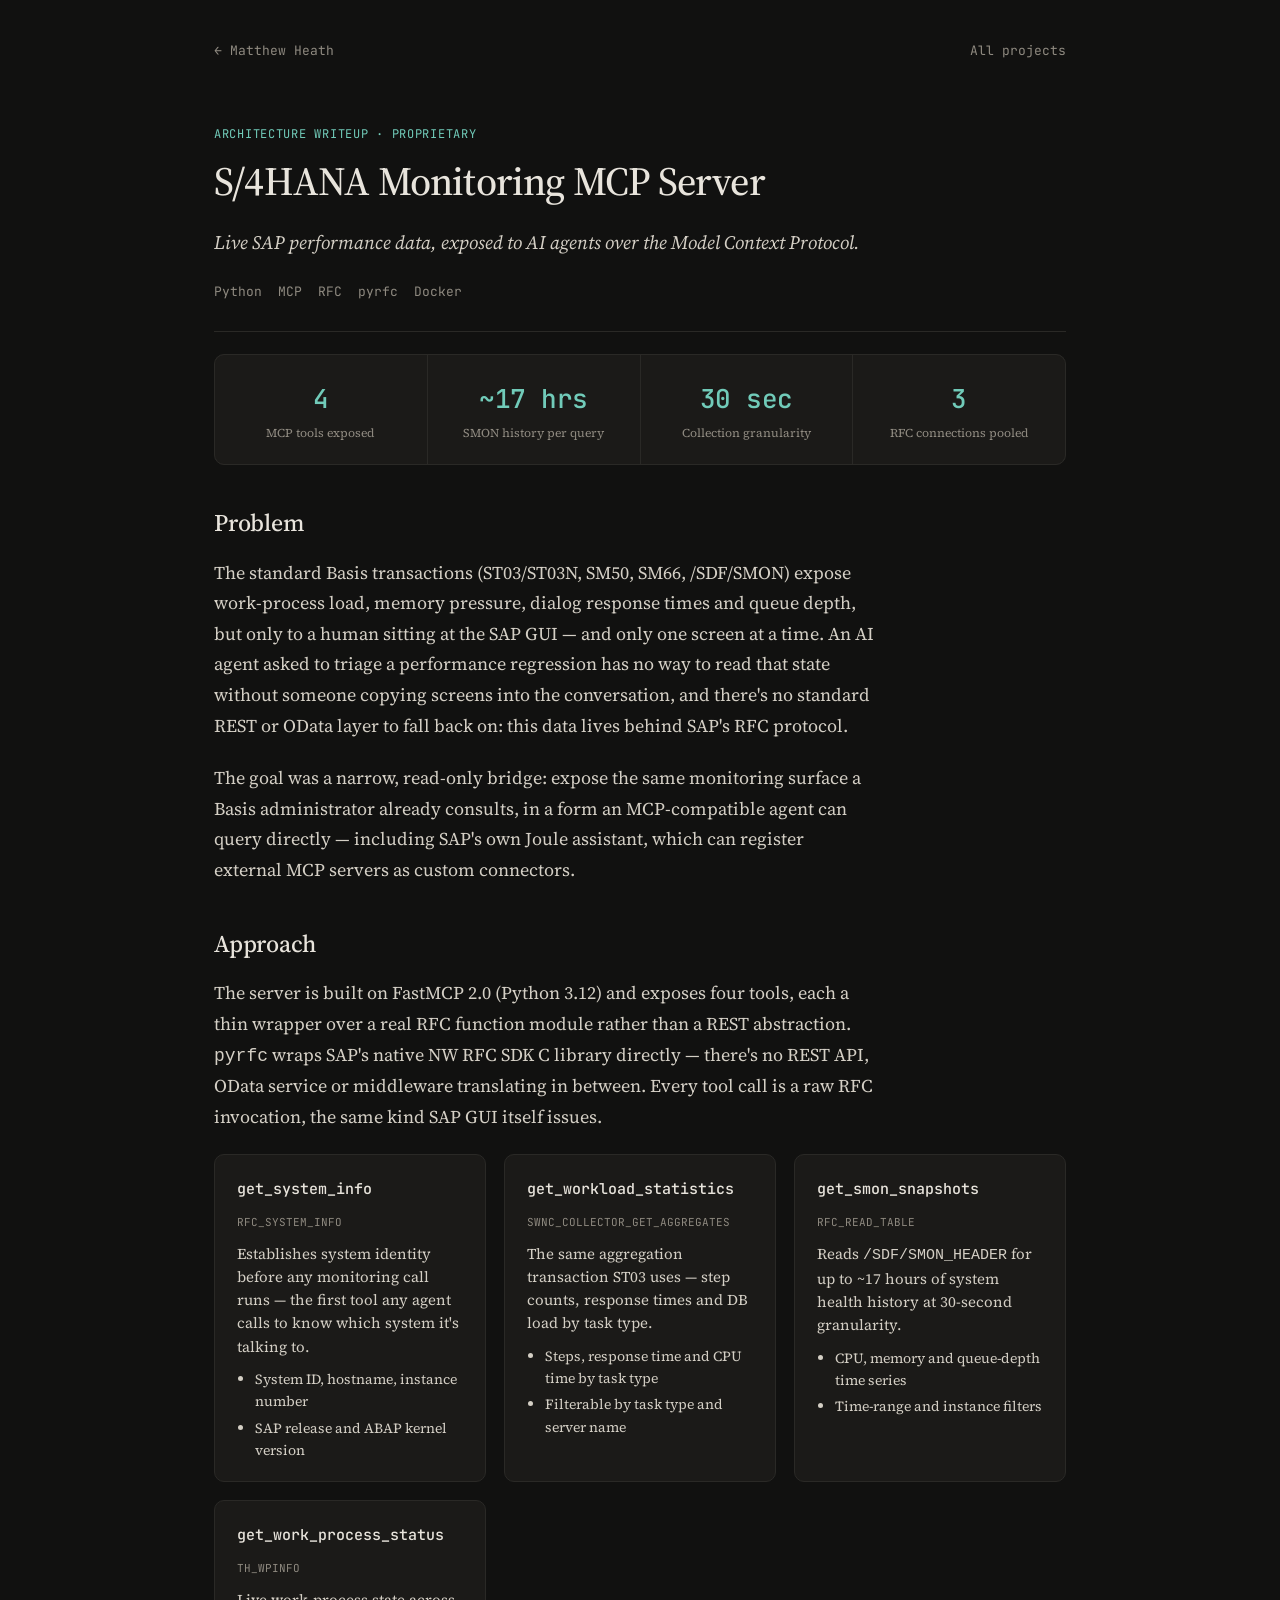
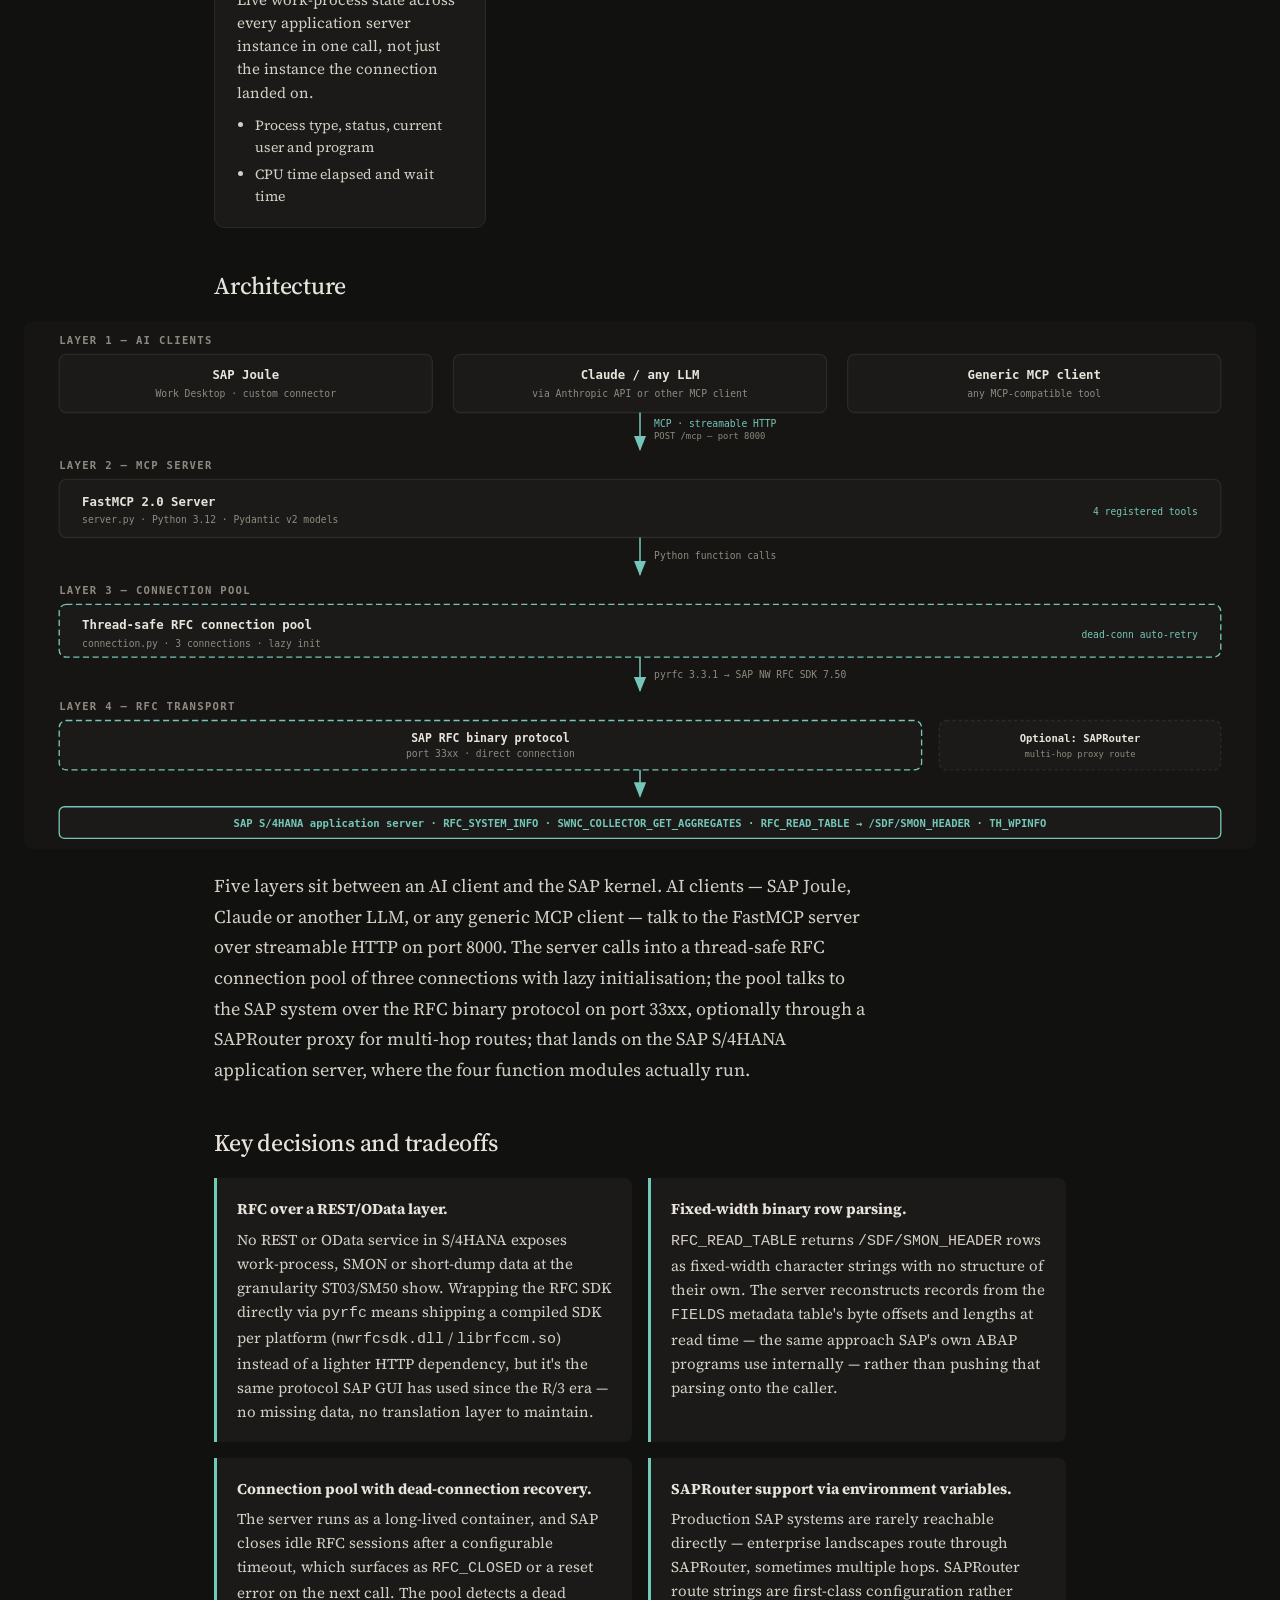
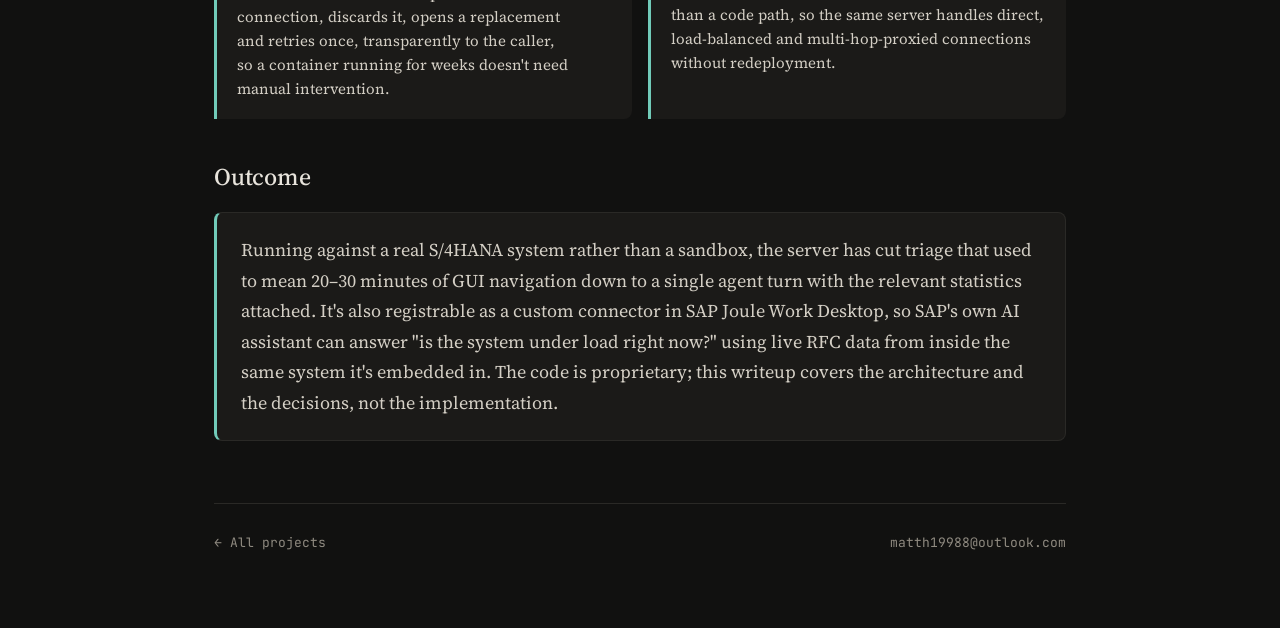
<file: projects/mcp-server.html>
<!DOCTYPE html>
<html lang="en">
<head>
<meta charset="utf-8">
<meta name="viewport" content="width=device-width, initial-scale=1">
<title>S/4HANA Monitoring MCP Server — Matthew Heath</title>
<link rel="preconnect" href="https://fonts.googleapis.com">
<link href="https://fonts.googleapis.com/css2?family=Source+Serif+4:opsz,wght@8..60,400;8..60,500;8..60,600&family=JetBrains+Mono:wght@400;500&display=swap" rel="stylesheet">
<link rel="stylesheet" href="../assets/css/style.css">
</head>
<body>
<article class="detail">
  <nav class="detail-nav">
    <a href="../index.html">← Matthew Heath</a>
    <a href="index.html">All projects</a>
  </nav>

  <div class="detail-status">Architecture writeup · proprietary</div>
  <h1>S/4HANA Monitoring MCP Server</h1>
  <p class="detail-tagline">Live SAP performance data, exposed to AI agents over the Model Context Protocol.</p>
  <div class="detail-tags"><span>Python</span><span>MCP</span><span>RFC</span><span>pyrfc</span><span>Docker</span></div>

  <div class="stat-bar">
    <div class="stat-tile"><span class="stat-value" data-target="4">0</span><span class="stat-label">MCP tools exposed</span></div>
    <div class="stat-tile"><span class="stat-value">~17 hrs</span><span class="stat-label">SMON history per query</span></div>
    <div class="stat-tile"><span class="stat-value">30 sec</span><span class="stat-label">Collection granularity</span></div>
    <div class="stat-tile"><span class="stat-value" data-target="3">0</span><span class="stat-label">RFC connections pooled</span></div>
  </div>

  <h2 id="problem">Problem</h2>
  <div class="prose">
    <p>The standard Basis transactions (ST03/ST03N, SM50, SM66, /SDF/SMON) expose work-process load, memory pressure, dialog response times and queue depth, but only to a human sitting at the SAP GUI — and only one screen at a time. An AI agent asked to triage a performance regression has no way to read that state without someone copying screens into the conversation, and there's no standard REST or OData layer to fall back on: this data lives behind SAP's RFC protocol.</p>
    <p>The goal was a narrow, read-only bridge: expose the same monitoring surface a Basis administrator already consults, in a form an MCP-compatible agent can query directly — including SAP's own Joule assistant, which can register external MCP servers as custom connectors.</p>
  </div>

  <h2 id="approach">Approach</h2>
  <div class="prose">
    <p>The server is built on FastMCP 2.0 (Python 3.12) and exposes four tools, each a thin wrapper over a real RFC function module rather than a REST abstraction. <code>pyrfc</code> wraps SAP's native NW RFC SDK C library directly — there's no REST API, OData service or middleware translating in between. Every tool call is a raw RFC invocation, the same kind SAP GUI itself issues.</p>
  </div>
  <div class="tool-cards">
    <div class="tool-card">
      <div class="tool-card-head"><span class="tool-card-name">get_system_info</span><span class="tool-card-tag">RFC_SYSTEM_INFO</span></div>
      <p>Establishes system identity before any monitoring call runs — the first tool any agent calls to know which system it's talking to.</p>
      <ul><li>System ID, hostname, instance number</li><li>SAP release and ABAP kernel version</li></ul>
    </div>
    <div class="tool-card">
      <div class="tool-card-head"><span class="tool-card-name">get_workload_statistics</span><span class="tool-card-tag">SWNC_COLLECTOR_GET_AGGREGATES</span></div>
      <p>The same aggregation transaction ST03 uses — step counts, response times and DB load by task type.</p>
      <ul><li>Steps, response time and CPU time by task type</li><li>Filterable by task type and server name</li></ul>
    </div>
    <div class="tool-card">
      <div class="tool-card-head"><span class="tool-card-name">get_smon_snapshots</span><span class="tool-card-tag">RFC_READ_TABLE</span></div>
      <p>Reads <code>/SDF/SMON_HEADER</code> for up to ~17 hours of system health history at 30-second granularity.</p>
      <ul><li>CPU, memory and queue-depth time series</li><li>Time-range and instance filters</li></ul>
    </div>
    <div class="tool-card">
      <div class="tool-card-head"><span class="tool-card-name">get_work_process_status</span><span class="tool-card-tag">TH_WPINFO</span></div>
      <p>Live work-process state across every application server instance in one call, not just the instance the connection landed on.</p>
      <ul><li>Process type, status, current user and program</li><li>CPU time elapsed and wait time</li></ul>
    </div>
  </div>

  <h2 id="architecture">Architecture</h2>
  <div class="diagram-wrap">
    <img src="../assets/diagrams/mcp-server.svg" alt="Five layers from AI clients through the FastMCP server, RFC connection pool and RFC transport to the SAP S/4HANA application server">
  </div>
  <div class="prose">
    <p>Five layers sit between an AI client and the SAP kernel. AI clients — SAP Joule, Claude or another LLM, or any generic MCP client — talk to the FastMCP server over streamable HTTP on port 8000. The server calls into a thread-safe RFC connection pool of three connections with lazy initialisation; the pool talks to the SAP system over the RFC binary protocol on port 33xx, optionally through a SAPRouter proxy for multi-hop routes; that lands on the SAP S/4HANA application server, where the four function modules actually run.</p>
  </div>

  <h2 id="decisions">Key decisions and tradeoffs</h2>
  <div class="decision-cards">
    <div class="decision-card"><strong>RFC over a REST/OData layer.</strong><p>No REST or OData service in S/4HANA exposes work-process, SMON or short-dump data at the granularity ST03/SM50 show. Wrapping the RFC SDK directly via <code>pyrfc</code> means shipping a compiled SDK per platform (<code>nwrfcsdk.dll</code> / <code>librfccm.so</code>) instead of a lighter HTTP dependency, but it's the same protocol SAP GUI has used since the R/3 era — no missing data, no translation layer to maintain.</p></div>
    <div class="decision-card"><strong>Fixed-width binary row parsing.</strong><p><code>RFC_READ_TABLE</code> returns <code>/SDF/SMON_HEADER</code> rows as fixed-width character strings with no structure of their own. The server reconstructs records from the <code>FIELDS</code> metadata table's byte offsets and lengths at read time — the same approach SAP's own ABAP programs use internally — rather than pushing that parsing onto the caller.</p></div>
    <div class="decision-card"><strong>Connection pool with dead-connection recovery.</strong><p>The server runs as a long-lived container, and SAP closes idle RFC sessions after a configurable timeout, which surfaces as <code>RFC_CLOSED</code> or a reset error on the next call. The pool detects a dead connection, discards it, opens a replacement and retries once, transparently to the caller, so a container running for weeks doesn't need manual intervention.</p></div>
    <div class="decision-card"><strong>SAPRouter support via environment variables.</strong><p>Production SAP systems are rarely reachable directly — enterprise landscapes route through SAPRouter, sometimes multiple hops. SAPRouter route strings are first-class configuration rather than a code path, so the same server handles direct, load-balanced and multi-hop-proxied connections without redeployment.</p></div>
  </div>

  <h2 id="outcome">Outcome</h2>
  <div class="outcome-box">
    <p>Running against a real S/4HANA system rather than a sandbox, the server has cut triage that used to mean 20–30 minutes of GUI navigation down to a single agent turn with the relevant statistics attached. It's also registrable as a custom connector in SAP Joule Work Desktop, so SAP's own AI assistant can answer "is the system under load right now?" using live RFC data from inside the same system it's embedded in. The code is proprietary; this writeup covers the architecture and the decisions, not the implementation.</p>
  </div>

  <footer class="detail-footer">
    <a href="index.html">← All projects</a>
    <a href="mailto:matth19988@outlook.com">matth19988@outlook.com</a>
  </footer>
</article>
<script>
  document.querySelectorAll('.stat-value[data-target]').forEach(el => {
    const target = parseInt(el.dataset.target, 10);
    const duration = 900;
    const start = performance.now();
    function tick(now) {
      const progress = Math.min((now - start) / duration, 1);
      el.textContent = Math.round((1 - Math.pow(1 - progress, 3)) * target);
      if (progress < 1) requestAnimationFrame(tick);
    }
    requestAnimationFrame(tick);
  });
</script>
</body>
</html>
</file>
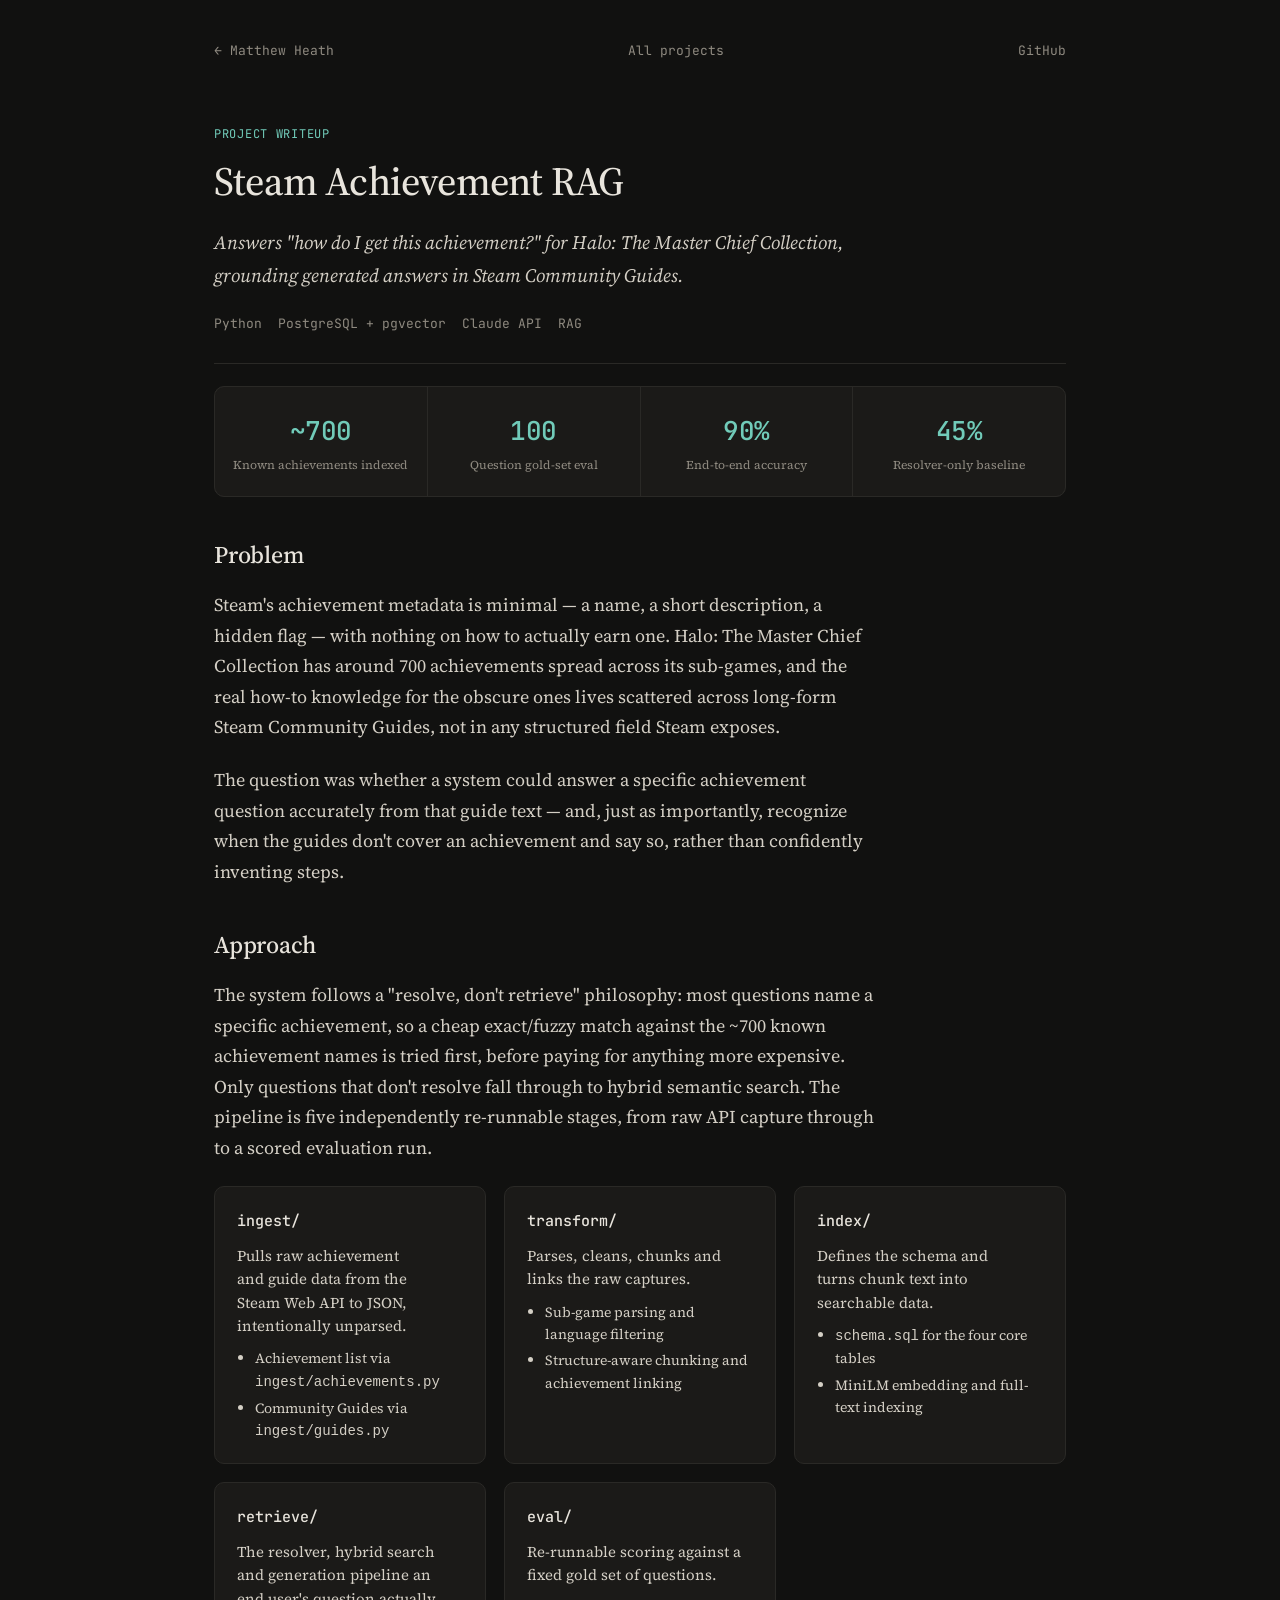
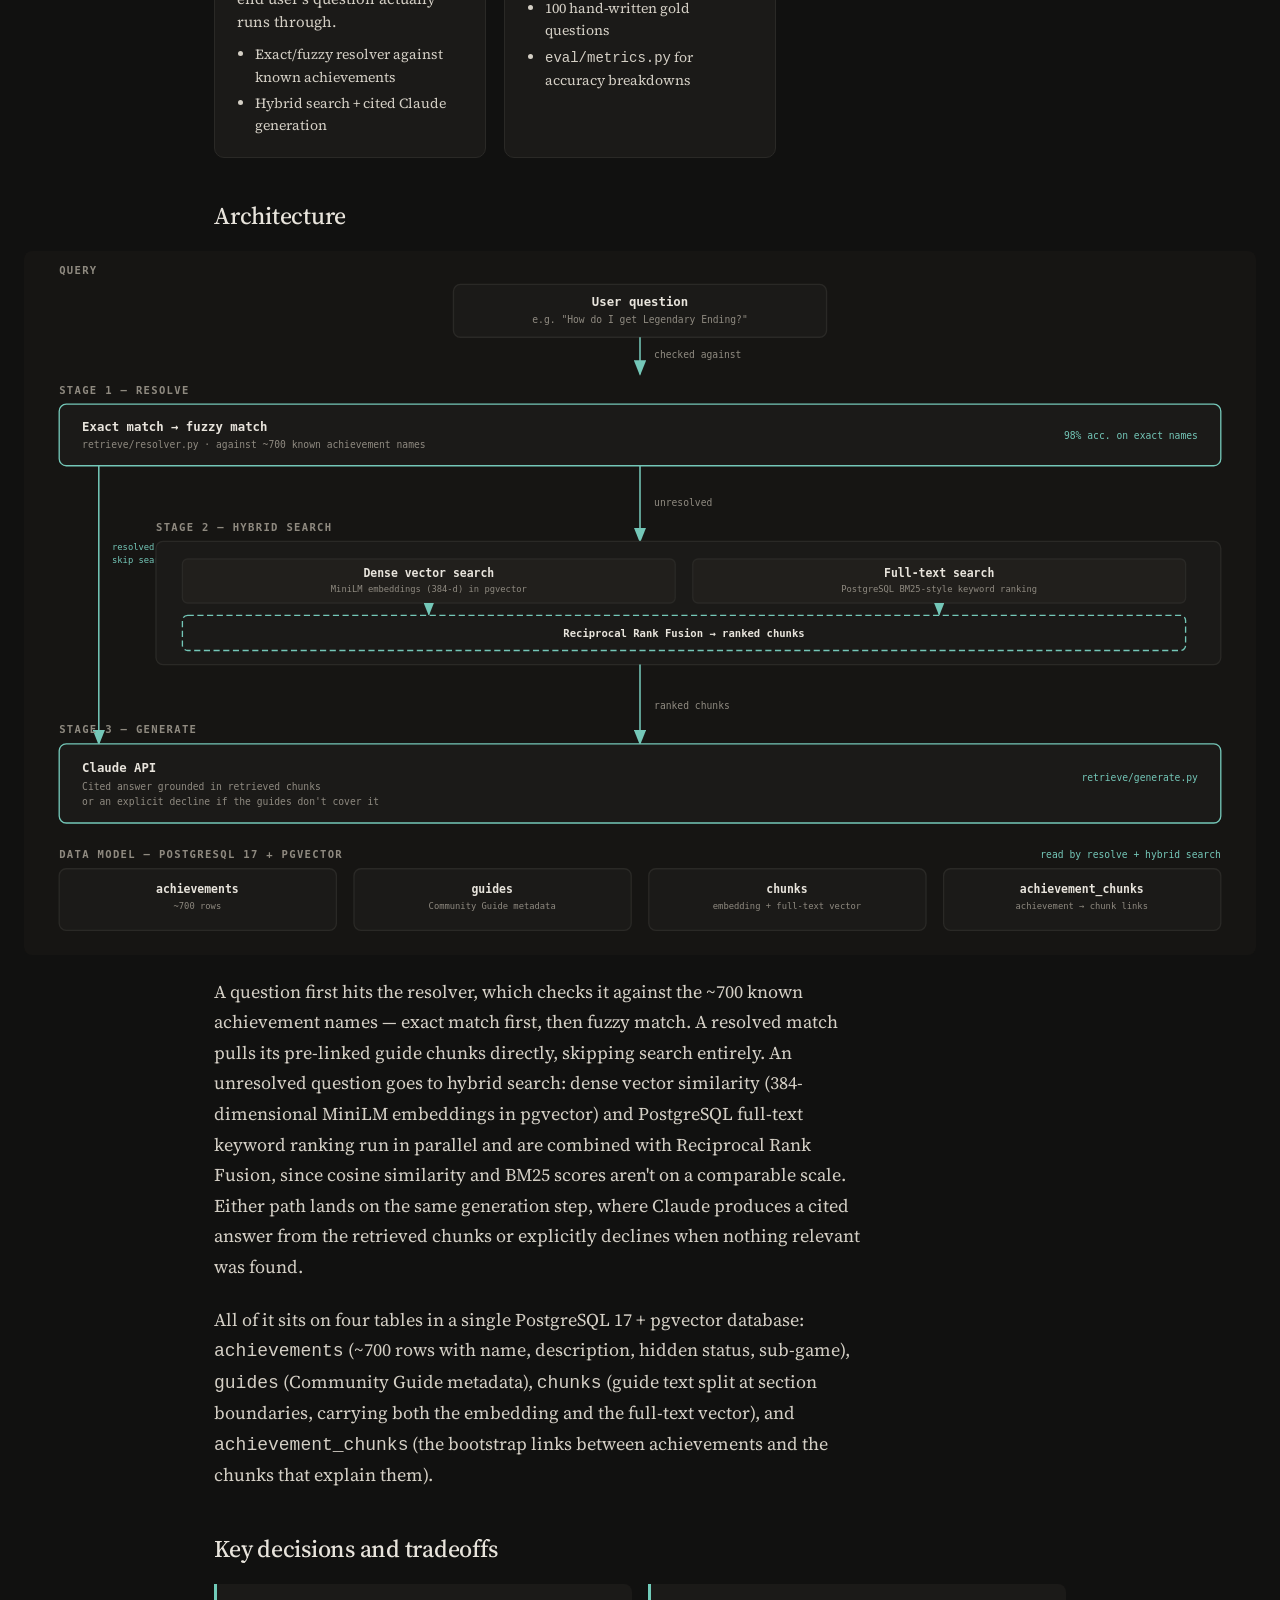
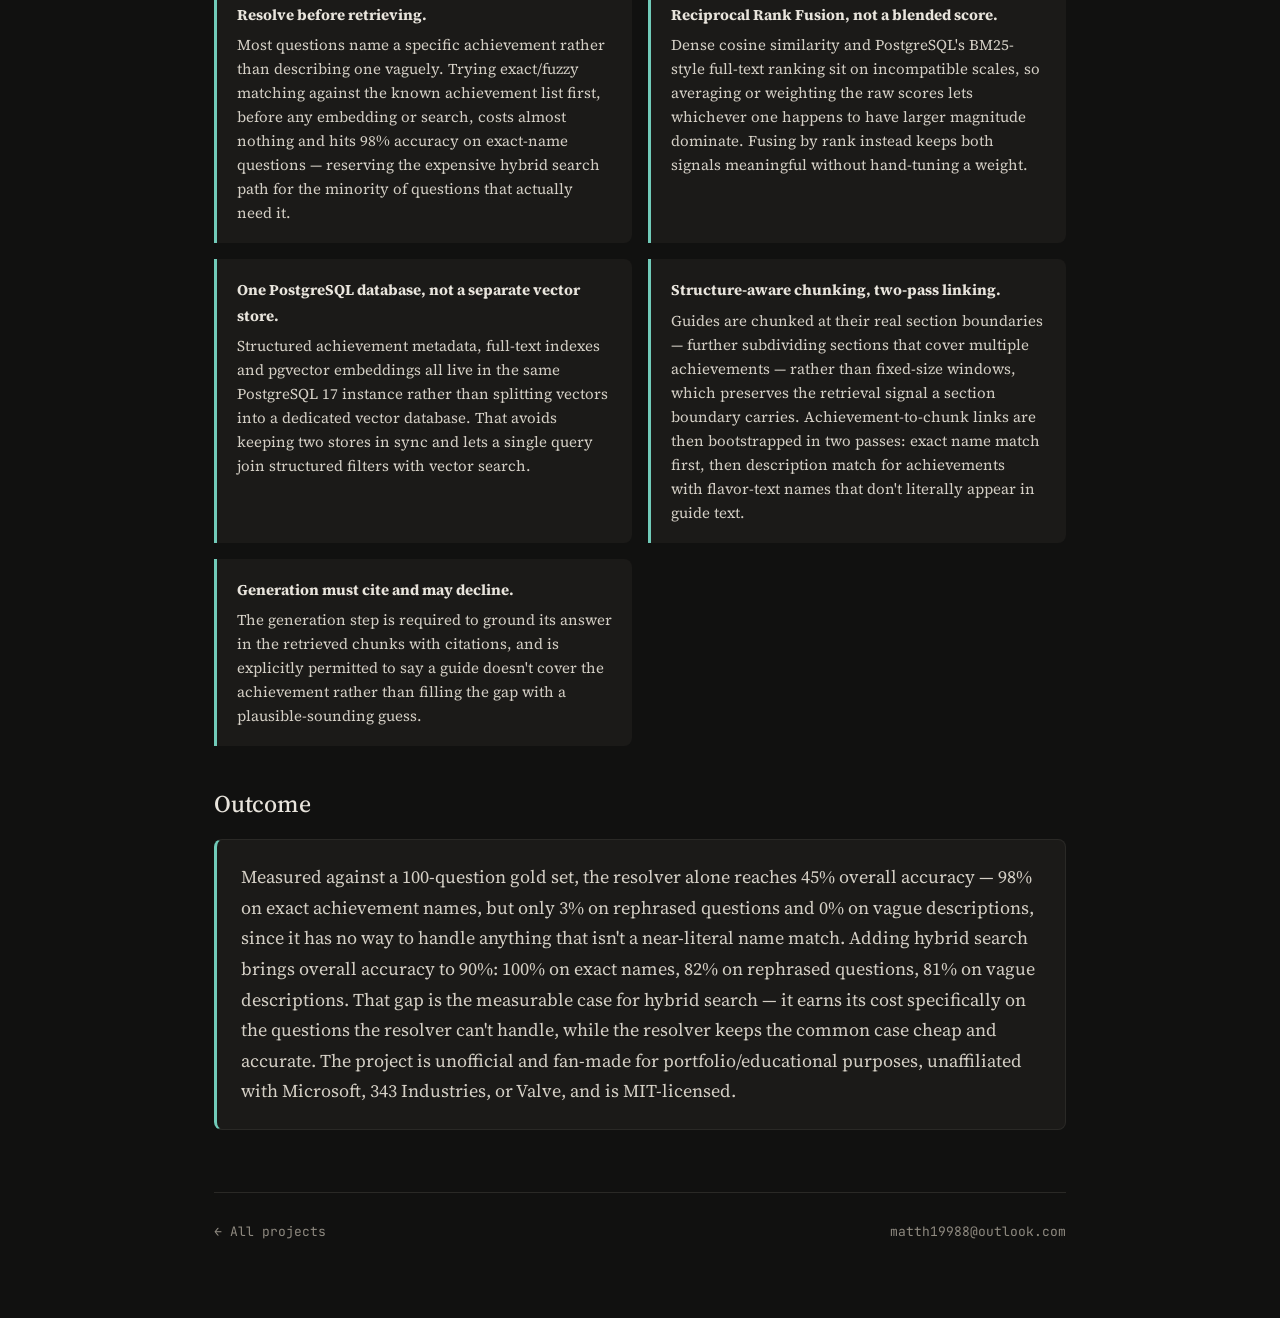
<file: projects/steam-rag.html>
<!DOCTYPE html>
<html lang="en">
<head>
<meta charset="utf-8">
<meta name="viewport" content="width=device-width, initial-scale=1">
<title>Steam Achievement RAG — Matthew Heath</title>
<link rel="preconnect" href="https://fonts.googleapis.com">
<link href="https://fonts.googleapis.com/css2?family=Source+Serif+4:opsz,wght@8..60,400;8..60,500;8..60,600&family=JetBrains+Mono:wght@400;500&display=swap" rel="stylesheet">
<link rel="stylesheet" href="../assets/css/style.css">
</head>
<body>
<article class="detail">
  <nav class="detail-nav">
    <a href="../index.html">← Matthew Heath</a>
    <a href="index.html">All projects</a>
    <a href="https://github.com/Heathins98/steam-achievement-rag">GitHub</a>
  </nav>

  <div class="detail-status">Project writeup</div>
  <h1>Steam Achievement RAG</h1>
  <p class="detail-tagline">Answers "how do I get this achievement?" for Halo: The Master Chief Collection, grounding generated answers in Steam Community Guides.</p>
  <div class="detail-tags"><span>Python</span><span>PostgreSQL + pgvector</span><span>Claude API</span><span>RAG</span></div>

  <div class="stat-bar">
    <div class="stat-tile"><span class="stat-value">~700</span><span class="stat-label">Known achievements indexed</span></div>
    <div class="stat-tile"><span class="stat-value" data-target="100">0</span><span class="stat-label">Question gold-set eval</span></div>
    <div class="stat-tile"><span class="stat-value">90%</span><span class="stat-label">End-to-end accuracy</span></div>
    <div class="stat-tile"><span class="stat-value">45%</span><span class="stat-label">Resolver-only baseline</span></div>
  </div>

  <h2 id="problem">Problem</h2>
  <div class="prose">
    <p>Steam's achievement metadata is minimal — a name, a short description, a hidden flag — with nothing on how to actually earn one. Halo: The Master Chief Collection has around 700 achievements spread across its sub-games, and the real how-to knowledge for the obscure ones lives scattered across long-form Steam Community Guides, not in any structured field Steam exposes.</p>
    <p>The question was whether a system could answer a specific achievement question accurately from that guide text — and, just as importantly, recognize when the guides don't cover an achievement and say so, rather than confidently inventing steps.</p>
  </div>

  <h2 id="approach">Approach</h2>
  <div class="prose">
    <p>The system follows a "resolve, don't retrieve" philosophy: most questions name a specific achievement, so a cheap exact/fuzzy match against the ~700 known achievement names is tried first, before paying for anything more expensive. Only questions that don't resolve fall through to hybrid semantic search. The pipeline is five independently re-runnable stages, from raw API capture through to a scored evaluation run.</p>
  </div>
  <div class="tool-cards">
    <div class="tool-card">
      <div class="tool-card-head"><span class="tool-card-name">ingest/</span></div>
      <p>Pulls raw achievement and guide data from the Steam Web API to JSON, intentionally unparsed.</p>
      <ul><li>Achievement list via <code>ingest/achievements.py</code></li><li>Community Guides via <code>ingest/guides.py</code></li></ul>
    </div>
    <div class="tool-card">
      <div class="tool-card-head"><span class="tool-card-name">transform/</span></div>
      <p>Parses, cleans, chunks and links the raw captures.</p>
      <ul><li>Sub-game parsing and language filtering</li><li>Structure-aware chunking and achievement linking</li></ul>
    </div>
    <div class="tool-card">
      <div class="tool-card-head"><span class="tool-card-name">index/</span></div>
      <p>Defines the schema and turns chunk text into searchable data.</p>
      <ul><li><code>schema.sql</code> for the four core tables</li><li>MiniLM embedding and full-text indexing</li></ul>
    </div>
    <div class="tool-card">
      <div class="tool-card-head"><span class="tool-card-name">retrieve/</span></div>
      <p>The resolver, hybrid search and generation pipeline an end user's question actually runs through.</p>
      <ul><li>Exact/fuzzy resolver against known achievements</li><li>Hybrid search + cited Claude generation</li></ul>
    </div>
    <div class="tool-card">
      <div class="tool-card-head"><span class="tool-card-name">eval/</span></div>
      <p>Re-runnable scoring against a fixed gold set of questions.</p>
      <ul><li>100 hand-written gold questions</li><li><code>eval/metrics.py</code> for accuracy breakdowns</li></ul>
    </div>
  </div>

  <h2 id="architecture">Architecture</h2>
  <div class="diagram-wrap">
    <img src="../assets/diagrams/steam-rag.svg" alt="Resolve, hybrid-search, and generate pipeline for Steam Achievement RAG, backed by a four-table PostgreSQL and pgvector schema">
  </div>
  <div class="prose">
    <p>A question first hits the resolver, which checks it against the ~700 known achievement names — exact match first, then fuzzy match. A resolved match pulls its pre-linked guide chunks directly, skipping search entirely. An unresolved question goes to hybrid search: dense vector similarity (384-dimensional MiniLM embeddings in pgvector) and PostgreSQL full-text keyword ranking run in parallel and are combined with Reciprocal Rank Fusion, since cosine similarity and BM25 scores aren't on a comparable scale. Either path lands on the same generation step, where Claude produces a cited answer from the retrieved chunks or explicitly declines when nothing relevant was found.</p>
    <p>All of it sits on four tables in a single PostgreSQL 17 + pgvector database: <code>achievements</code> (~700 rows with name, description, hidden status, sub-game), <code>guides</code> (Community Guide metadata), <code>chunks</code> (guide text split at section boundaries, carrying both the embedding and the full-text vector), and <code>achievement_chunks</code> (the bootstrap links between achievements and the chunks that explain them).</p>
  </div>

  <h2 id="decisions">Key decisions and tradeoffs</h2>
  <div class="decision-cards">
    <div class="decision-card"><strong>Resolve before retrieving.</strong><p>Most questions name a specific achievement rather than describing one vaguely. Trying exact/fuzzy matching against the known achievement list first, before any embedding or search, costs almost nothing and hits 98% accuracy on exact-name questions — reserving the expensive hybrid search path for the minority of questions that actually need it.</p></div>
    <div class="decision-card"><strong>Reciprocal Rank Fusion, not a blended score.</strong><p>Dense cosine similarity and PostgreSQL's BM25-style full-text ranking sit on incompatible scales, so averaging or weighting the raw scores lets whichever one happens to have larger magnitude dominate. Fusing by rank instead keeps both signals meaningful without hand-tuning a weight.</p></div>
    <div class="decision-card"><strong>One PostgreSQL database, not a separate vector store.</strong><p>Structured achievement metadata, full-text indexes and pgvector embeddings all live in the same PostgreSQL 17 instance rather than splitting vectors into a dedicated vector database. That avoids keeping two stores in sync and lets a single query join structured filters with vector search.</p></div>
    <div class="decision-card"><strong>Structure-aware chunking, two-pass linking.</strong><p>Guides are chunked at their real section boundaries — further subdividing sections that cover multiple achievements — rather than fixed-size windows, which preserves the retrieval signal a section boundary carries. Achievement-to-chunk links are then bootstrapped in two passes: exact name match first, then description match for achievements with flavor-text names that don't literally appear in guide text.</p></div>
    <div class="decision-card"><strong>Generation must cite and may decline.</strong><p>The generation step is required to ground its answer in the retrieved chunks with citations, and is explicitly permitted to say a guide doesn't cover the achievement rather than filling the gap with a plausible-sounding guess.</p></div>
  </div>

  <h2 id="outcome">Outcome</h2>
  <div class="outcome-box">
    <p>Measured against a 100-question gold set, the resolver alone reaches 45% overall accuracy — 98% on exact achievement names, but only 3% on rephrased questions and 0% on vague descriptions, since it has no way to handle anything that isn't a near-literal name match. Adding hybrid search brings overall accuracy to 90%: 100% on exact names, 82% on rephrased questions, 81% on vague descriptions. That gap is the measurable case for hybrid search — it earns its cost specifically on the questions the resolver can't handle, while the resolver keeps the common case cheap and accurate. The project is unofficial and fan-made for portfolio/educational purposes, unaffiliated with Microsoft, 343 Industries, or Valve, and is MIT-licensed.</p>
  </div>

  <footer class="detail-footer">
    <a href="index.html">← All projects</a>
    <a href="mailto:matth19988@outlook.com">matth19988@outlook.com</a>
  </footer>
</article>
<script>
  document.querySelectorAll('.stat-value[data-target]').forEach(el => {
    const target = parseInt(el.dataset.target, 10);
    const duration = 900;
    const start = performance.now();
    function tick(now) {
      const progress = Math.min((now - start) / duration, 1);
      el.textContent = Math.round((1 - Math.pow(1 - progress, 3)) * target);
      if (progress < 1) requestAnimationFrame(tick);
    }
    requestAnimationFrame(tick);
  });
</script>
</body>
</html>
</file>
<file: assets/css/style.css>
:root {
  --bg: #111110;
  --card: #1b1a18;
  --card-hover: #201f1c;
  --fg: #e8e4dc;
  --muted-body: #b3ada2;
  --muted-body-2: #d4cfc5;
  --muted-mono: #8f8a80;
  --accent: oklch(78% 0.09 180);
  --border: #2a2926;

  --band-bg: #ece8df;
  --band-fg: #1c1b19;
  --band-muted: #6b665c;
  --band-body: #3d3a34;
  --band-stripe-a: #e2ddd2;
  --band-stripe-b: #e9e5db;
}

* { box-sizing: border-box; }

body {
  margin: 0;
  background: var(--bg);
  color: var(--fg);
  font-family: 'Source Serif 4', Georgia, serif;
  font-size: 17px;
  line-height: 1.6;
  -webkit-font-smoothing: antialiased;
}

a { color: var(--accent); text-decoration: none; }
a:hover { text-decoration: underline; text-underline-offset: 3px; }

.mono { font-family: 'JetBrains Mono', monospace; }

.mono-label {
  font-family: 'JetBrains Mono', monospace;
  font-size: 12px;
  letter-spacing: .06em;
  text-transform: uppercase;
  color: var(--muted-mono);
}

.container-wide {
  width: 100%;
  max-width: 980px;
  box-sizing: border-box;
  margin: 0 auto;
  padding: 0 24px;
}

.container-narrow {
  width: 100%;
  max-width: 660px;
  box-sizing: border-box;
  margin: 0 auto;
  padding: 0 24px;
}

/* ---- Site nav / footer ---- */

.site-header {
  padding: 64px 0 0;
}

.intro {
  display: flex;
  flex-direction: column;
  gap: 16px;
  max-width: 680px;
}

.intro h1 {
  margin: 0;
  font-size: 34px;
  font-weight: 500;
  letter-spacing: -.015em;
  line-height: 1.15;
}

.intro p {
  margin: 0;
  color: var(--muted-body);
  font-size: 19px;
  line-height: 1.5;
  text-wrap: pretty;
}

.intro nav {
  display: flex;
  flex-wrap: wrap;
  gap: 22px;
  font-family: 'JetBrains Mono', monospace;
  font-size: 13px;
  padding-top: 6px;
}

.site-footer {
  width: 100%;
  max-width: 980px;
  box-sizing: border-box;
  margin: auto auto 0;
  padding: 36px 24px 44px;
  display: flex;
  justify-content: space-between;
  align-items: baseline;
  font-family: 'JetBrains Mono', monospace;
  font-size: 13px;
  color: var(--muted-mono);
  flex-wrap: wrap;
  gap: 12px 24px;
}

.site-footer a { color: var(--muted-mono); }
.site-footer a.accent { color: var(--accent); }

.page {
  min-height: 100vh;
  display: flex;
  flex-direction: column;
}

/* ---- Project cards / grid ---- */

.section-label {
  padding: 72px 0 20px;
}

.card-grid {
  display: grid;
  grid-template-columns: repeat(auto-fit, minmax(300px, 1fr));
  gap: 20px;
}

.card {
  display: flex;
  flex-direction: column;
  gap: 12px;
  padding: 28px 28px 24px;
  background: var(--card);
  border-radius: 10px;
  min-height: 190px;
  color: inherit;
  text-decoration: none;
}

.card:hover { background: var(--card-hover); }

.card-title {
  font-size: 22px;
  font-weight: 500;
  letter-spacing: -.01em;
  line-height: 1.25;
}

.card-desc {
  color: var(--muted-body);
  font-size: 16px;
  line-height: 1.5;
}

.card-tags {
  display: flex;
  flex-wrap: wrap;
  gap: 8px 14px;
  align-items: center;
  margin-top: auto;
  padding-top: 10px;
  font-family: 'JetBrains Mono', monospace;
  font-size: 12px;
  color: var(--muted-mono);
}

.tag-pill {
  margin-left: auto;
  white-space: nowrap;
  font-size: 11px;
  letter-spacing: .04em;
  padding: 3px 9px;
  border: 1px solid oklch(78% 0.09 180 / .5);
  border-radius: 99px;
  color: var(--accent);
}

/* ---- Professional work band ---- */

.band {
  margin-top: 80px;
  border-top: 2px solid var(--accent);
  background: var(--band-bg);
  color: var(--band-fg);
}

.band-inner {
  width: 100%;
  max-width: 980px;
  box-sizing: border-box;
  margin: 0 auto;
  padding: 64px 24px 72px;
  display: flex;
  flex-direction: column;
  gap: 28px;
}

.band-eyebrow {
  display: flex;
  justify-content: space-between;
  flex-wrap: wrap;
  gap: 8px 24px;
  font-family: 'JetBrains Mono', monospace;
  font-size: 12px;
  letter-spacing: .06em;
  text-transform: uppercase;
  color: var(--band-muted);
}

.band-grid {
  display: grid;
  grid-template-columns: repeat(auto-fit, minmax(320px, 1fr));
  gap: 40px 56px;
  align-items: center;
}

.band-copy {
  display: flex;
  flex-direction: column;
  gap: 18px;
}

.band-copy h2 {
  margin: 0;
  font-size: 34px;
  font-weight: 500;
  letter-spacing: -.015em;
  line-height: 1.15;
}

.band-copy h2 a { color: inherit; }

.band-copy p {
  margin: 0;
  font-size: 17px;
  line-height: 1.6;
  color: var(--band-body);
  text-wrap: pretty;
}

.band-media img {
  display: block;
  width: calc(100% + 96px);
  max-width: none;
  margin-left: -48px;
  border-radius: 8px;
}

.diagram-slot {
  aspect-ratio: 4/3;
  border-radius: 8px;
  background: repeating-linear-gradient(135deg, var(--band-stripe-a) 0 6px, var(--band-stripe-b) 6px 12px);
  display: flex;
  align-items: center;
  justify-content: center;
  font-family: 'JetBrains Mono', monospace;
  font-size: 12px;
  color: var(--band-muted);
  text-align: center;
  padding: 0 16px;
}

.diagram-slot.dark {
  background: repeating-linear-gradient(135deg, #1b1a18 0 6px, #161513 6px 12px);
  color: var(--muted-mono);
}

.diagram-slot.wide {
  width: min(1300px, 100vw - 48px);
  margin-left: calc(50% - min(1300px, 100vw - 48px) / 2);
  aspect-ratio: 21/9;
}

.diagram-wrap {
  width: min(1300px, 100vw - 48px);
  margin-left: calc(50% - min(1300px, 100vw - 48px) / 2);
  overflow-x: auto;
  border-radius: 8px;
  background: #161513;
}

.diagram-wrap img {
  display: block;
  width: 100%;
  min-width: 1100px;
  border-radius: 8px;
}

.screenshot-frame {
  background: var(--card);
  border: 1px solid var(--border);
  border-radius: 12px;
  padding: 10px 10px 0;
  overflow: hidden;
}

.screenshot-frame-bar {
  display: flex;
  gap: 6px;
  padding: 0 4px 10px;
}

.screenshot-frame-bar span {
  width: 9px;
  height: 9px;
  border-radius: 50%;
  background: var(--border);
}

.screenshot-frame img {
  display: block;
  width: 100%;
  border-radius: 6px 6px 0 0;
}

/* ---- Project detail template ---- */

article.detail {
  width: 100%;
  max-width: 900px;
  box-sizing: border-box;
  margin: 0 auto;
  padding: 40px 24px 80px;
  display: flex;
  flex-direction: column;
  gap: 22px;
  font-size: 18px;
  line-height: 1.7;
}

.prose {
  width: 100%;
  max-width: 660px;
  display: flex;
  flex-direction: column;
  gap: 22px;
}

.detail-nav {
  display: flex;
  justify-content: space-between;
  flex-wrap: wrap;
  gap: 8px 24px;
  font-family: 'JetBrains Mono', monospace;
  font-size: 13px;
  padding-bottom: 40px;
}

.detail-nav a { color: var(--muted-mono); }

.detail-status {
  font-family: 'JetBrains Mono', monospace;
  font-size: 12px;
  letter-spacing: .06em;
  text-transform: uppercase;
  color: var(--accent);
}

article.detail h1 {
  margin: -8px 0 0;
  font-size: clamp(30px, 6vw, 40px);
  line-height: 1.15;
  font-weight: 500;
  letter-spacing: -.02em;
}

.detail-tags {
  display: flex;
  flex-wrap: wrap;
  gap: 8px 16px;
  font-family: 'JetBrains Mono', monospace;
  font-size: 13px;
  color: var(--muted-mono);
  padding-bottom: 28px;
  border-bottom: 1px solid var(--border);
}

article.detail h2 {
  margin: 16px 0 -8px;
  font-size: 24px;
  font-weight: 500;
  letter-spacing: -.01em;
}

article.detail p {
  margin: 0;
  color: var(--muted-body-2);
  text-wrap: pretty;
}

article.detail p strong {
  color: var(--fg);
  font-weight: 600;
}

article.detail pre {
  margin: 8px 0;
  padding: 18px 20px;
  background: var(--card);
  border-radius: 8px;
  overflow-x: auto;
  font-family: 'JetBrains Mono', monospace;
  font-size: 13px;
  line-height: 1.6;
  color: var(--muted-body-2);
}

.decision-list {
  display: flex;
  flex-direction: column;
  gap: 20px;
  color: var(--muted-body-2);
}

.detail-footer {
  margin-top: 40px;
  padding-top: 28px;
  border-top: 1px solid var(--border);
  display: flex;
  justify-content: space-between;
  flex-wrap: wrap;
  gap: 8px 24px;
  font-family: 'JetBrains Mono', monospace;
  font-size: 13px;
  color: var(--muted-mono);
}

.detail-footer a { color: var(--muted-mono); }

/* ---- Detail page: rich sections ---- */

.detail-tagline {
  margin: -14px 0 0;
  font-size: 19px;
  font-style: italic;
  color: var(--muted-body);
  max-width: 660px;
}

.stat-bar {
  display: grid;
  grid-template-columns: repeat(auto-fit, minmax(130px, 1fr));
  gap: 1px;
  background: var(--border);
  border: 1px solid var(--border);
  border-radius: 10px;
  overflow: hidden;
}

.stat-tile {
  background: var(--card);
  padding: 22px 16px;
  display: flex;
  flex-direction: column;
  gap: 4px;
  text-align: center;
}

.stat-value {
  font-family: 'JetBrains Mono', monospace;
  font-size: 26px;
  font-weight: 500;
  letter-spacing: -.02em;
  color: var(--accent);
}

.stat-label {
  font-size: 12px;
  line-height: 1.4;
  color: var(--muted-mono);
}

.tool-cards {
  display: grid;
  grid-template-columns: repeat(auto-fit, minmax(270px, 1fr));
  gap: 18px;
}

.tool-card {
  display: flex;
  flex-direction: column;
  gap: 10px;
  background: var(--card);
  border: 1px solid var(--border);
  border-radius: 10px;
  padding: 22px 22px 20px;
}

.tool-card-head {
  display: flex;
  align-items: baseline;
  justify-content: space-between;
  gap: 10px;
  flex-wrap: wrap;
}

.tool-card-name {
  font-family: 'JetBrains Mono', monospace;
  font-size: 15px;
  font-weight: 500;
  color: var(--fg);
}

.tool-card-tag {
  font-family: 'JetBrains Mono', monospace;
  font-size: 11px;
  color: var(--muted-mono);
  white-space: nowrap;
}

.tool-card p {
  margin: 0;
  color: var(--muted-body-2);
  font-size: 15px;
  line-height: 1.55;
}

.tool-card ul {
  margin: 0;
  padding-left: 18px;
  display: flex;
  flex-direction: column;
  gap: 4px;
  color: var(--muted-body-2);
  font-size: 14px;
  line-height: 1.6;
}

.tool-card-usecase {
  margin-top: auto;
  padding-top: 10px;
  border-top: 1px solid var(--border);
  font-size: 13px;
  font-style: italic;
  color: var(--muted-mono);
}

.decision-cards {
  display: grid;
  grid-template-columns: repeat(auto-fit, minmax(280px, 1fr));
  gap: 16px;
}

.decision-card {
  background: var(--card);
  border-left: 3px solid var(--accent);
  border-radius: 0 8px 8px 0;
  padding: 18px 20px;
}

.decision-card strong {
  display: block;
  font-size: 15px;
  color: var(--fg);
  margin-bottom: 6px;
}

.decision-card p {
  margin: 0;
  color: var(--muted-body-2);
  font-size: 15px;
  line-height: 1.6;
}

.outcome-box {
  background: var(--card);
  border: 1px solid var(--border);
  border-left: 3px solid var(--accent);
  border-radius: 8px;
  padding: 22px 24px;
}

.outcome-box p {
  margin: 0;
  color: var(--muted-body-2);
}

/* ---- repos.html ---- */

.repo-list {
  display: flex;
  flex-direction: column;
  gap: 4px;
  padding: 24px 0 80px;
}

.repo-row {
  display: flex;
  flex-direction: column;
  gap: 6px;
  padding: 20px 0;
  border-bottom: 1px solid var(--border);
}

.repo-row-head {
  display: flex;
  justify-content: space-between;
  align-items: baseline;
  gap: 12px 24px;
  flex-wrap: wrap;
}

.repo-name { font-size: 19px; font-weight: 500; }

.repo-lang {
  font-family: 'JetBrains Mono', monospace;
  font-size: 12px;
  color: var(--muted-mono);
}

.repo-desc { color: var(--muted-body); font-size: 16px; line-height: 1.5; margin: 0; }

.repo-status {
  font-family: 'JetBrains Mono', monospace;
  font-size: 13px;
  color: var(--muted-mono);
  padding: 24px 0;
}

@media (max-width: 640px) {
  .intro h1 { font-size: 28px; }
  .intro p { font-size: 16px; }
  .band-copy h2 { font-size: 28px; }
  .band-media img { width: 100%; margin-left: 0; }
  article.detail { font-size: 16px; }
  article.detail h1 { font-size: 30px; }
}
</file>
